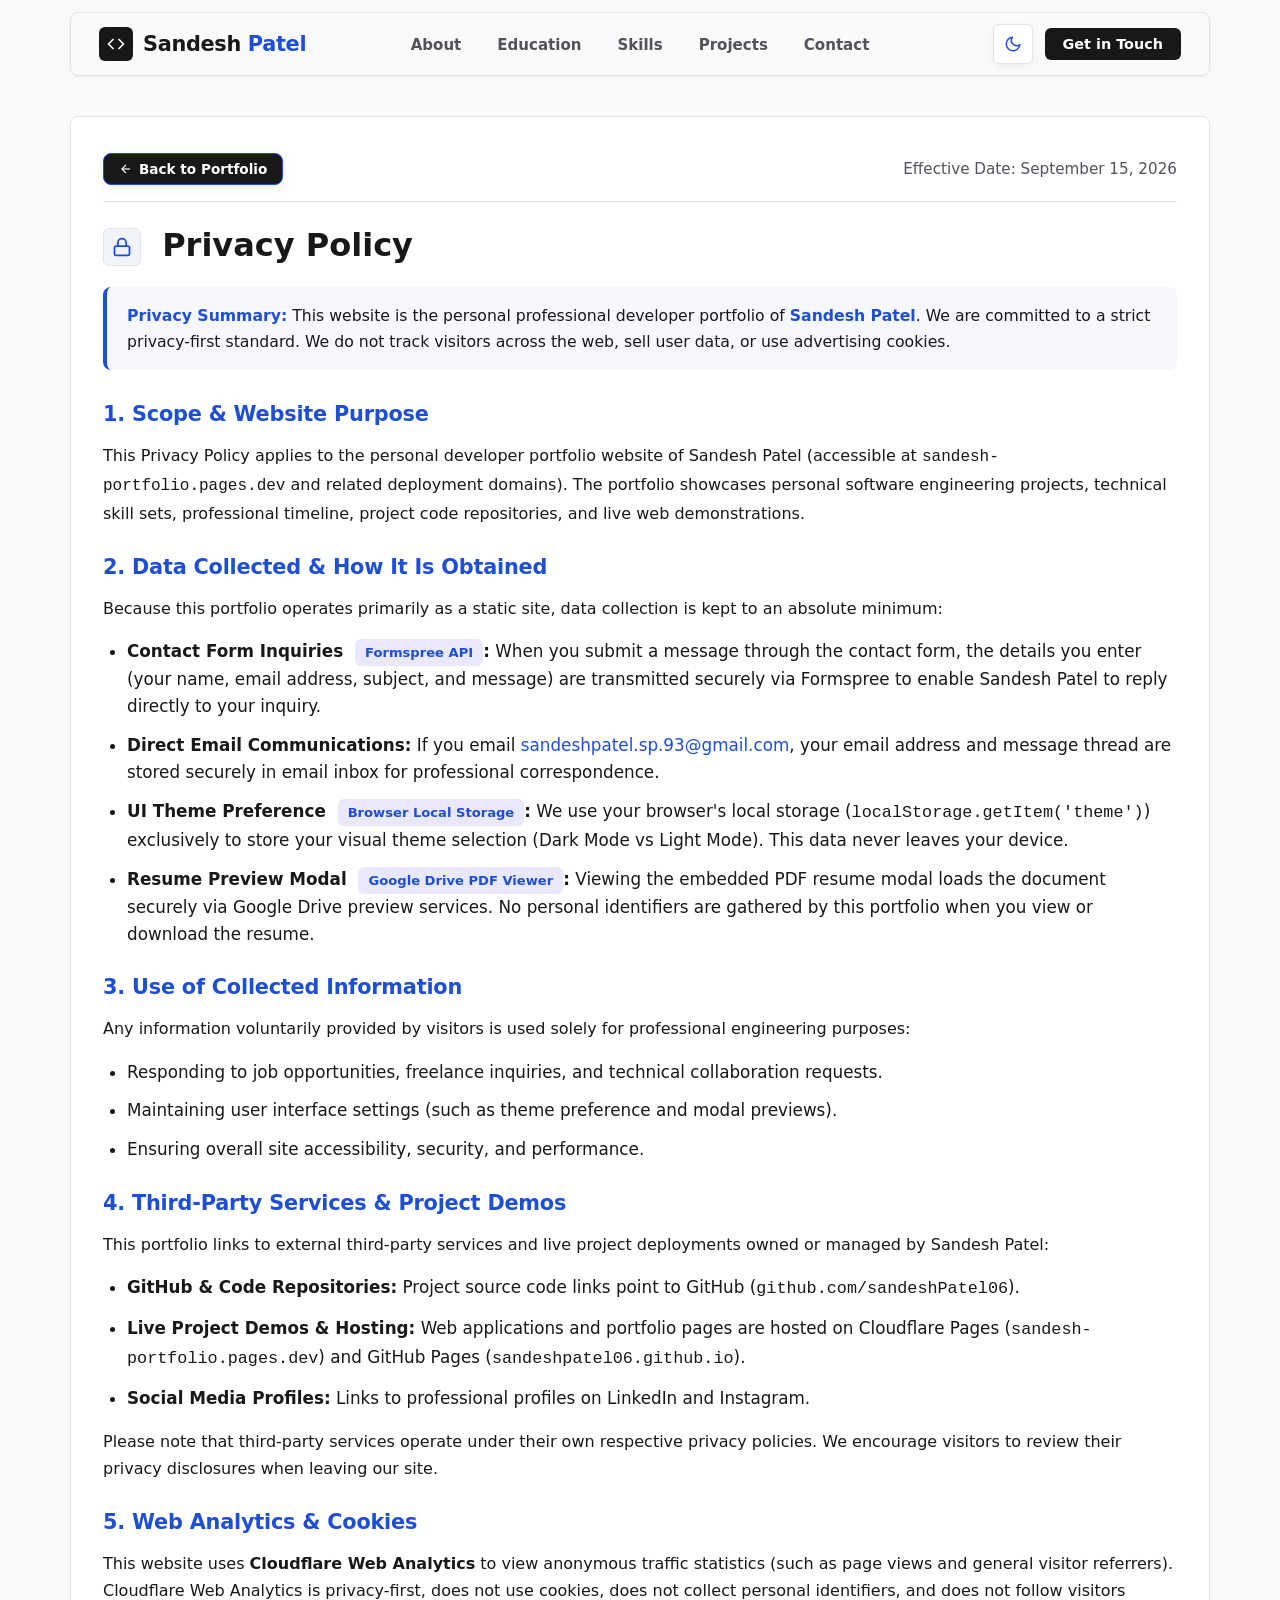
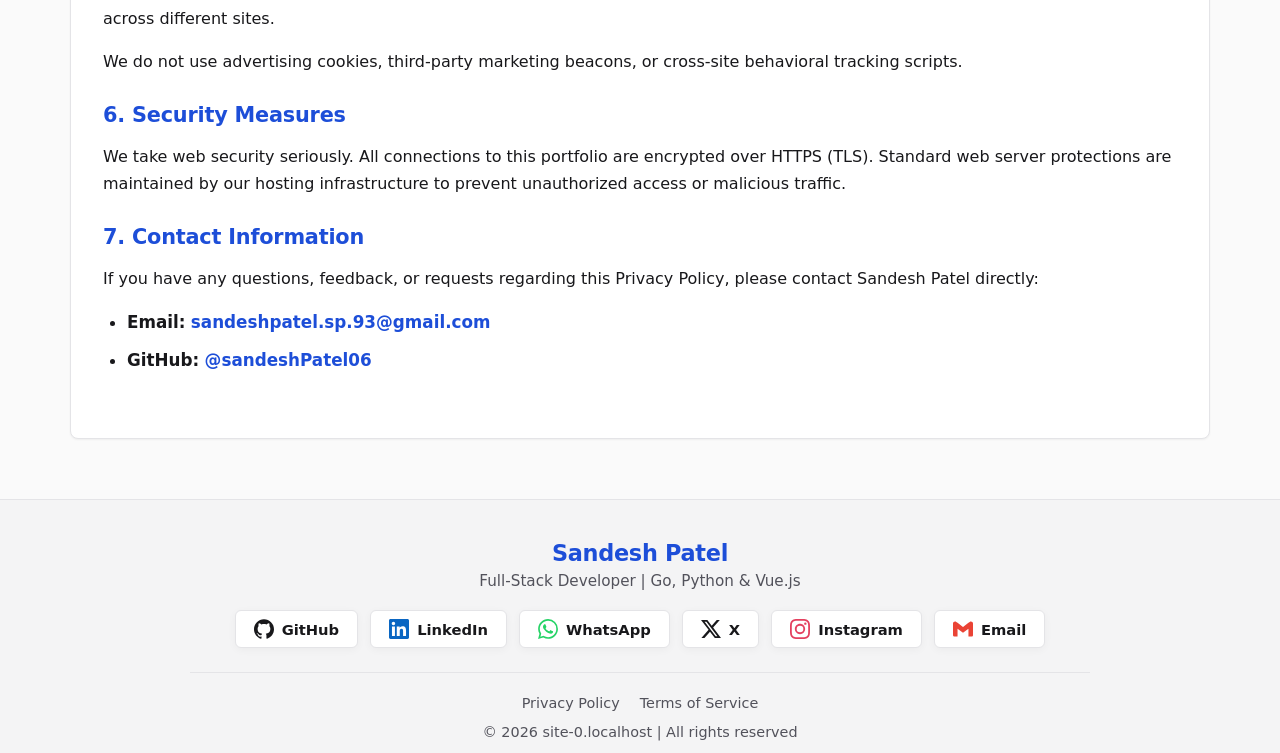
<file: privacy.html>
<!DOCTYPE html>
<html lang="en">

<head>
  <meta charset="UTF-8" />
  <meta name="viewport" content="width=device-width, initial-scale=1.0" />
  <meta name="description" content="Privacy Policy for Sandesh Patel Personal Developer Portfolio Website. Learn how contact inquiries, resume previews, and local storage preferences are handled.">
  <meta name="keywords" content="Sandesh Patel, Privacy Policy, Developer Portfolio, Web Developer, Full-Stack Developer, Go, Python, Privacy Notice">
  <meta name="author" content="Sandesh Patel">
  <meta name="theme-color" content="#fafafa" media="(prefers-color-scheme: light)">
  <meta name="theme-color" content="#09090b" media="(prefers-color-scheme: dark)">
  <meta property="og:type" content="website">
  <meta property="og:title" content="Privacy Policy | Sandesh Patel Developer Portfolio">
  <meta property="og:description" content="Read the Privacy Policy for Sandesh Patel's personal developer portfolio website.">
  <meta property="og:url" content="https://sandesh-portfolio.pages.dev/privacy.html">
  <meta property="og:site_name" content="Sandesh Patel Portfolio">
  <meta property="og:locale" content="en_IN">
  <meta property="og:image" content="https://sandesh-portfolio.pages.dev/img/sandesh_github.webp">
  <meta property="og:image:type" content="image/webp">
  <meta property="og:image:width" content="460">
  <meta property="og:image:height" content="460">
  <meta property="og:image:alt" content="Sandesh Patel - Full-Stack Developer & Systems Engineer">
  <meta name="twitter:card" content="summary_large_image">
  <meta name="twitter:site" content="@SandeshPat007">
  <meta name="twitter:creator" content="@SandeshPat007">
  <meta name="twitter:title" content="Privacy Policy | Sandesh Patel Developer Portfolio">
  <meta name="twitter:description" content="Read the Privacy Policy for Sandesh Patel's personal developer portfolio website.">
  <meta name="twitter:image" content="https://sandesh-portfolio.pages.dev/img/sandesh_github.webp">
  <meta name="twitter:image:alt" content="Sandesh Patel - Full-Stack Developer & Systems Engineer">
  <link rel="icon" href="/favicon.ico" sizes="any" />
  <link rel="icon" href="img/favicon.png" type="image/png" />
  <link rel="apple-touch-icon" href="img/favicon.png" />
  <link rel="manifest" href="manifest.webmanifest" />

  <link rel="preconnect" href="https://fonts.googleapis.com">
  <link rel="preconnect" href="https://fonts.gstatic.com" crossorigin>
  <link href="https://fonts.googleapis.com/css2?family=Poppins:wght@100;400;600;700;800&display=swap" rel="stylesheet">
  <title>Privacy Policy | Sandesh Patel Portfolio</title>
  <link rel="canonical" href="https://sandesh-portfolio.pages.dev/privacy.html">
  <link rel="stylesheet" href="all-in-one.css">

  <!-- Theme bootstrap: applies saved/system theme before first paint (anti-FOUC) -->
  <script>
    (function () {
      var t = null;
      try { t = localStorage.getItem("theme"); } catch (e) {}
      if (!t) {
        t = window.matchMedia && window.matchMedia("(prefers-color-scheme: dark)").matches ? "dark" : "light";
      }
      document.documentElement.setAttribute("data-theme", t);
    })();
  </script>

  <script type="application/ld+json">
  {
    "@context": "https://schema.org",
    "@graph": [
      {
        "@type": "WebPage",
        "@id": "https://sandesh-portfolio.pages.dev/privacy.html#webpage",
        "url": "https://sandesh-portfolio.pages.dev/privacy.html",
        "name": "Privacy Policy | Sandesh Patel Developer Portfolio",
        "description": "Privacy Policy for Sandesh Patel Personal Developer Portfolio Website. Learn how contact inquiries, resume previews, and local storage preferences are handled.",
        "inLanguage": "en",
        "isPartOf": { "@id": "https://sandesh-portfolio.pages.dev/#website" },
        "about": { "@id": "https://sandesh-portfolio.pages.dev/#person" },
        "publisher": { "@id": "https://sandesh-portfolio.pages.dev/#person" },
        "breadcrumb": {
          "@type": "BreadcrumbList",
          "itemListElement": [
            {
              "@type": "ListItem",
              "position": 1,
              "name": "Home",
              "item": "https://sandesh-portfolio.pages.dev/"
            },
            {
              "@type": "ListItem",
              "position": 2,
              "name": "Privacy Policy"
            }
          ]
        }
      }
    ]
  }
  </script>
  <style>
    .legal-container {
      margin-top: 40px;
      margin-bottom: 60px;
    }
    .legal-header-meta {
      display: flex;
      justify-content: space-between;
      align-items: center;
      flex-wrap: wrap;
      gap: 12px;
      margin-bottom: 24px;
      padding-bottom: 16px;
      border-bottom: 1px solid var(--card-border);
    }
    .legal-date {
      color: var(--text-muted);
      font-size: 0.95rem;
      font-weight: 500;
    }
    .legal-notice-box {
      background: var(--bg-hover);
      border-left: 4px solid var(--primary-color);
      border-radius: 8px;
      padding: 16px 20px;
      margin-bottom: 32px;
      font-size: 0.98rem;
      color: var(--text-color);
      line-height: 1.6;
    }
    .legal-notice-box strong {
      color: var(--primary-color);
    }
    .legal-body section {
      margin-bottom: 28px;
    }
    .legal-body h2 {
      font-size: 1.3rem;
      color: var(--primary-color);
      margin-bottom: 12px;
      font-weight: 700;
      letter-spacing: -0.2px;
    }
    .legal-body p, .legal-body ul {
      color: var(--text-light);
      font-size: 1rem;
      line-height: 1.7;
      margin-bottom: 14px;
    }
    .legal-body ul {
      padding-left: 24px;
    }
    .legal-body ul li {
      margin-bottom: 8px;
    }
    .legal-badge {
      display: inline-block;
      background: rgba(79, 70, 229, 0.12);
      color: var(--primary-color);
      font-size: 0.82rem;
      font-weight: 700;
      padding: 3px 10px;
      border-radius: 6px;
      margin-left: 6px;
    }
  </style>
</head>

<body>
  <!-- ===== Navigation ===== -->
  <header class="site-header">
    <nav>
      <a href="index.html#home" class="logo" title="Sandesh Patel Portfolio">
        <span class="logo-avatar" aria-hidden="true">
          <svg width="18" height="18" viewBox="0 0 24 24" fill="none" stroke="currentColor" stroke-width="2.2" stroke-linecap="round" stroke-linejoin="round">
            <polyline points="16 18 22 12 16 6"></polyline>
            <polyline points="8 6 2 12 8 18"></polyline>
          </svg>
        </span>
        <span class="logo-text">Sandesh <span class="logo-accent">Patel</span></span>
      </a>
      <div class="Right">
        <ul>
          <li><a href="index.html#about" class="nav-link">About</a></li>
          <li><a href="index.html#education" class="nav-link">Education</a></li>
          <li><a href="index.html#skills" class="nav-link">Skills</a></li>
          <li><a href="index.html#projects" class="nav-link">Projects</a></li>
          <li><a href="index.html#contact" class="nav-link">Contact</a></li>
        </ul>
      </div>
      <div class="nav-actions">
        <button class="theme-toggle" id="theme-toggle" aria-label="Toggle light/dark theme" title="Toggle theme">
    <svg class="icon-sun" width="18" height="18" viewBox="0 0 24 24" fill="none" stroke="currentColor" stroke-width="2" stroke-linecap="round" stroke-linejoin="round" aria-hidden="true"><circle cx="12" cy="12" r="5"></circle><line x1="12" y1="1" x2="12" y2="3"></line><line x1="12" y1="21" x2="12" y2="23"></line><line x1="4.22" y1="4.22" x2="5.64" y2="5.64"></line><line x1="18.36" y1="18.36" x2="19.78" y2="19.78"></line><line x1="1" y1="12" x2="3" y2="12"></line><line x1="21" y1="12" x2="23" y2="12"></line><line x1="4.22" y1="19.78" x2="5.64" y2="18.36"></line><line x1="18.36" y1="5.64" x2="19.78" y2="4.22"></line></svg>
    <svg class="icon-moon" width="18" height="18" viewBox="0 0 24 24" fill="none" stroke="currentColor" stroke-width="2" stroke-linecap="round" stroke-linejoin="round" aria-hidden="true"><path d="M21 12.79A9 9 0 1 1 11.21 3 7 7 0 0 0 21 12.79z"></path></svg>
  </button>
        <a href="index.html#contact" class="nav-cta-btn" title="Contact Sandesh">Get in Touch</a>
        <button class="menu-toggle" aria-label="Toggle navigation menu">
          <span class="menu-icon"></span>
        </button>
      </div>
    </nav>
  </header>

  <!-- ===== Main Privacy Policy Section ===== -->
  <main class="services-container legal-container">
    <div class="legal-header-meta">
      <a href="index.html" class="project-link live-link" title="Return to Portfolio">
        <svg width="14" height="14" viewBox="0 0 24 24" fill="none" stroke="currentColor" stroke-width="2"><line x1="19" y1="12" x2="5" y2="12"></line><polyline points="12 19 5 12 12 5"></polyline></svg>
        Back to Portfolio
      </a>
      <span class="legal-date">Effective Date: September 15, 2026</span>
    </div>

    <h1>
      <span class="heading-icon" aria-hidden="true">
        <svg width="22" height="22" viewBox="0 0 24 24" fill="none" stroke="currentColor" stroke-width="2.2" stroke-linecap="round" stroke-linejoin="round">
          <rect x="3" y="11" width="18" height="11" rx="2" ry="2"></rect>
          <path d="M7 11V7a5 5 0 0 1 10 0v4"></path>
        </svg>
      </span>
      Privacy Policy
    </h1>

    <div class="legal-notice-box">
      <strong>Privacy Summary:</strong> This website is the personal professional developer portfolio of <strong>Sandesh Patel</strong>. We are committed to a strict privacy-first standard. We do not track visitors across the web, sell user data, or use advertising cookies.
    </div>

    <div class="legal-body">
      <section>
        <h2>1. Scope & Website Purpose</h2>
        <p>This Privacy Policy applies to the personal developer portfolio website of Sandesh Patel (accessible at <code>sandesh-portfolio.pages.dev</code> and related deployment domains). The portfolio showcases personal software engineering projects, technical skill sets, professional timeline, project code repositories, and live web demonstrations.</p>
      </section>

      <section>
        <h2>2. Data Collected & How It Is Obtained</h2>
        <p>Because this portfolio operates primarily as a static site, data collection is kept to an absolute minimum:</p>
        <ul>
          <li><strong>Contact Form Inquiries <span class="legal-badge">Formspree API</span>:</strong> When you submit a message through the contact form, the details you enter (your name, email address, subject, and message) are transmitted securely via Formspree to enable Sandesh Patel to reply directly to your inquiry.</li>
          <li><strong>Direct Email Communications:</strong> If you email <a href="mailto:sandeshpatel.sp.93@gmail.com" style="color: var(--primary-color);">sandeshpatel.sp.93@gmail.com</a>, your email address and message thread are stored securely in email inbox for professional correspondence.</li>
          <li><strong>UI Theme Preference <span class="legal-badge">Browser Local Storage</span>:</strong> We use your browser's local storage (<code>localStorage.getItem('theme')</code>) exclusively to store your visual theme selection (Dark Mode vs Light Mode). This data never leaves your device.</li>
          <li><strong>Resume Preview Modal <span class="legal-badge">Google Drive PDF Viewer</span>:</strong> Viewing the embedded PDF resume modal loads the document securely via Google Drive preview services. No personal identifiers are gathered by this portfolio when you view or download the resume.</li>
        </ul>
      </section>

      <section>
        <h2>3. Use of Collected Information</h2>
        <p>Any information voluntarily provided by visitors is used solely for professional engineering purposes:</p>
        <ul>
          <li>Responding to job opportunities, freelance inquiries, and technical collaboration requests.</li>
          <li>Maintaining user interface settings (such as theme preference and modal previews).</li>
          <li>Ensuring overall site accessibility, security, and performance.</li>
        </ul>
      </section>

      <section>
        <h2>4. Third-Party Services & Project Demos</h2>
        <p>This portfolio links to external third-party services and live project deployments owned or managed by Sandesh Patel:</p>
        <ul>
          <li><strong>GitHub & Code Repositories:</strong> Project source code links point to GitHub (<code>github.com/sandeshPatel06</code>).</li>
          <li><strong>Live Project Demos & Hosting:</strong> Web applications and portfolio pages are hosted on Cloudflare Pages (<code>sandesh-portfolio.pages.dev</code>) and GitHub Pages (<code>sandeshpatel06.github.io</code>).</li>
          <li><strong>Social Media Profiles:</strong> Links to professional profiles on LinkedIn and Instagram.</li>
        </ul>
        <p>Please note that third-party services operate under their own respective privacy policies. We encourage visitors to review their privacy disclosures when leaving our site.</p>
      </section>

      <section>
        <h2>5. Web Analytics & Cookies</h2>
        <p>This website uses <strong>Cloudflare Web Analytics</strong> to view anonymous traffic statistics (such as page views and general visitor referrers). Cloudflare Web Analytics is privacy-first, does not use cookies, does not collect personal identifiers, and does not follow visitors across different sites.</p>
        <p>We do not use advertising cookies, third-party marketing beacons, or cross-site behavioral tracking scripts.</p>
      </section>

      <section>
        <h2>6. Security Measures</h2>
        <p>We take web security seriously. All connections to this portfolio are encrypted over HTTPS (TLS). Standard web server protections are maintained by our hosting infrastructure to prevent unauthorized access or malicious traffic.</p>
      </section>

      <section>
        <h2>7. Contact Information</h2>
        <p>If you have any questions, feedback, or requests regarding this Privacy Policy, please contact Sandesh Patel directly:</p>
        <ul>
          <li><strong>Email:</strong> <a href="mailto:sandeshpatel.sp.93@gmail.com" style="color: var(--primary-color); font-weight: 600;">sandeshpatel.sp.93@gmail.com</a></li>
          <li><strong>GitHub:</strong> <a href="https://github.com/sandeshPatel06" target="_blank" rel="noopener noreferrer" style="color: var(--primary-color); font-weight: 600;">@sandeshPatel06</a></li>
        </ul>
      </section>
    </div>
  </main>

  <!-- ===== Footer ===== -->
  <footer>
    <div class="footer">
      <div class="footer-first">Sandesh Patel</div>
      <p class="footer-tagline">Full-Stack Developer | Go, Python & Vue.js</p>
      <div class="footer-social-links">
        <a href="https://github.com/sandeshPatel06" target="_blank" class="social-btn social-btn-github" title="GitHub">
          <svg width="20" height="20" viewBox="0 0 24 24" fill="currentColor" role="img" aria-label="GitHub"><path d="M12 .297c-6.63 0-12 5.373-12 12 0 5.303 3.438 9.8 8.205 11.385.6.113.82-.258.82-.577 0-.285-.01-1.04-.015-2.04-3.338.724-4.042-1.61-4.042-1.61C4.422 18.07 3.633 17.7 3.633 17.7c-1.087-.744.084-.729.084-.729 1.205.084 1.838 1.236 1.838 1.236 1.07 1.835 2.809 1.305 3.495.998.108-.776.417-1.305.76-1.605-2.665-.3-5.466-1.332-5.466-5.93 0-1.31.465-2.38 1.235-3.22-.135-.303-.54-1.523.105-3.176 0 0 1.005-.322 3.3 1.23.96-.267 1.98-.399 3-.405 1.02.006 2.04.138 3 .405 2.28-1.552 3.285-1.23 3.285-1.23.645 1.653.24 2.873.12 3.176.765.84 1.23 1.91 1.23 3.22 0 4.61-2.805 5.625-5.475 5.92.42.36.81 1.096.81 2.22 0 1.606-.015 2.896-.015 3.286 0 .315.21.69.825.57C20.565 22.092 24 17.592 24 12.297c0-6.627-5.373-12-12-12"/></svg>
          <span>GitHub</span>
        </a>
        <a href="https://www.linkedin.com/in/sandesh-patel07" target="_blank" class="social-btn social-btn-linkedin" title="LinkedIn">
          <svg width="20" height="20" viewBox="0 0 24 24" fill="#0A66C2" role="img" aria-label="LinkedIn"><path d="M20.447 20.452h-3.554v-5.569c0-1.328-.027-3.037-1.852-3.037-1.853 0-2.136 1.445-2.136 2.939v5.667H9.351V9h3.414v1.561h.046c.477-.9 1.637-1.85 3.37-1.85 3.601 0 4.267 2.37 4.267 5.455v6.286zM5.337 7.433c-1.144 0-2.063-.926-2.063-2.065 0-1.138.92-2.063 2.063-2.063 1.14 0 2.064.925 2.064 2.063 0 1.139-.925 2.065-2.064 2.065zm1.782 13.019H3.555V9h3.564v11.452zM22.225 0H1.771C.792 0 0 .774 0 1.729v20.542C0 23.227.792 24 1.771 24h20.451C23.2 24 24 23.227 24 22.271V1.729C24 .774 23.2 0 22.222 0h.003z"/></svg>
          <span>LinkedIn</span>
        </a>
        <a href="https://wa.me/9399613606" target="_blank" class="social-btn social-btn-whatsapp" title="WhatsApp">
          <svg width="20" height="20" viewBox="0 0 24 24" fill="#25D366" role="img" aria-label="WhatsApp"><path d="M17.472 14.382c-.297-.149-1.758-.867-2.03-.967-.273-.099-.471-.148-.67.15-.197.297-.767.966-.94 1.164-.173.199-.347.223-.644.075-.297-.15-1.255-.463-2.39-1.475-.883-.788-1.48-1.761-1.653-2.059-.173-.297-.018-.458.13-.606.134-.133.298-.347.446-.52.149-.174.198-.298.298-.497.099-.198.05-.371-.025-.52-.075-.149-.669-1.612-.916-2.207-.242-.579-.487-.5-.669-.51-.173-.008-.371-.01-.57-.01-.198 0-.52.074-.792.372-.272.297-1.04 1.016-1.04 2.479 0 1.462 1.065 2.875 1.213 3.074.149.198 2.096 3.2 5.077 4.487.709.306 1.262.489 1.694.625.712.227 1.36.195 1.871.118.571-.085 1.758-.719 2.006-1.413.248-.694.248-1.289.173-1.413-.074-.124-.272-.198-.57-.347m-5.421 7.403h-.004a9.87 9.87 0 01-5.031-1.378l-.361-.214-3.741.982.998-3.648-.235-.374a9.86 9.86 0 01-1.51-5.26c.001-5.45 4.436-9.884 9.888-9.884 2.64 0 5.122 1.03 6.988 2.898a9.825 9.825 0 012.893 6.994c-.003 5.45-4.437 9.884-9.885 9.884m8.413-18.297A11.815 11.815 0 0012.05 0C5.495 0 .16 5.335.157 11.892c0 2.096.547 4.142 1.588 5.945L.057 24l6.305-1.654a11.882 11.882 0 005.683 1.448h.005c6.554 0 11.89-5.335 11.893-11.893a11.821 11.821 0 00-3.48-8.413Z"/></svg>
          <span>WhatsApp</span>
        </a>
        <a href="https://x.com/SandeshPat007" target="_blank" class="social-btn social-btn-x" title="X (Twitter)">
          <svg width="20" height="20" viewBox="0 0 24 24" fill="currentColor" role="img" aria-label="X"><path d="M18.901 1.153h3.68l-8.04 9.19L24 22.846h-7.406l-5.8-7.584-6.638 7.584H.474l8.6-9.83L0 1.154h7.594l5.243 6.932ZM17.61 20.644h2.039L6.486 3.24H4.298Z"/></svg>
          <span>X</span>
        </a>
        <a href="https://www.instagram.com/sandesh_patel007" target="_blank" class="social-btn social-btn-instagram" title="Instagram">
          <svg width="20" height="20" viewBox="0 0 24 24" fill="#E4405F" role="img" aria-label="Instagram"><path d="M7.0301.084c-1.2768.0602-2.1487.264-2.911.5634-.7888.3075-1.4575.72-2.1228 1.3877-.6652.6677-1.075 1.3368-1.3802 2.127-.2954.7638-.4956 1.6365-.552 2.914-.0564 1.2775-.0689 1.6882-.0626 4.947.0062 3.2586.0206 3.6671.0825 4.9473.061 1.2765.264 2.1482.5635 2.9107.308.7889.72 1.4573 1.388 2.1228.6679.6655 1.3365 1.0743 2.1285 1.38.7632.295 1.6361.4961 2.9134.552 1.2773.056 1.6884.069 4.9462.0627 3.2578-.0062 3.668-.0207 4.9478-.0814 1.28-.0607 2.147-.2652 2.9098-.5633.7889-.3086 1.4578-.72 2.1228-1.3881.665-.6682 1.0745-1.3378 1.3795-2.1284.2957-.7632.4966-1.636.552-2.9124.056-1.2809.0692-1.6898.063-4.948-.0063-3.2583-.021-3.6668-.0817-4.9465-.0607-1.2797-.264-2.1487-.5633-2.9117-.3084-.7889-.72-1.4568-1.3876-2.1228C21.2982 1.33 20.628.9208 19.8378.6165 19.074.321 18.2017.1197 16.9244.0645 15.6471.0093 15.236-.005 11.977.0014 8.718.0076 8.31.0215 7.0301.0839m.1402 21.6932c-1.17-.0509-1.8053-.2453-2.2287-.408-.5606-.216-.96-.4771-1.3819-.895-.422-.4178-.6811-.8186-.9-1.378-.1644-.4234-.3624-1.058-.4171-2.228-.0595-1.2645-.072-1.6442-.079-4.848-.007-3.2037.0053-3.583.0607-4.848.05-1.169.2456-1.805.408-2.2282.216-.5613.4762-.96.895-1.3816.4188-.4217.8184-.6814 1.3783-.9003.423-.1651 1.0575-.3614 2.227-.4171 1.2655-.06 1.6447-.072 4.848-.079 3.2033-.007 3.5835.005 4.8495.0608 1.169.0508 1.8053.2445 2.228.408.5608.216.96.4754 1.3816.895.4217.4194.6816.8176.9005 1.3787.1653.4217.3617 1.056.4169 2.2263.0602 1.2655.0739 1.645.0796 4.848.0058 3.203-.0055 3.5834-.061 4.848-.051 1.17-.245 1.8055-.408 2.2294-.216.5604-.4763.96-.8954 1.3814-.419.4215-.8181.6811-1.3783.9-.4224.1649-1.0577.3617-2.2262.4174-1.2656.0595-1.6448.072-4.8493.079-3.2045.007-3.5825-.006-4.848-.0608M16.953 5.5864A1.44 1.44 0 1 0 18.39 4.144a1.44 1.44 0 0 0-1.437 1.4424M5.8385 12.012c.0067 3.4032 2.7706 6.1557 6.173 6.1493 3.4026-.0065 6.157-2.7701 6.1506-6.1733-.0065-3.4032-2.771-6.1565-6.174-6.1498-3.403.0067-6.156 2.771-6.1496 6.1738M8 12.0077a4 4 0 1 1 4.008 3.9921A3.9996 3.9996 0 0 1 8 12.0077"/></svg>
          <span>Instagram</span>
        </a>
        <a href="mailto:sandeshpatel.sp.93@gmail.com" class="social-btn social-btn-email" title="Email">
          <svg width="20" height="20" viewBox="0 0 24 24" fill="#EA4335" role="img" aria-label="Gmail"><path d="M24 5.457v13.909c0 .904-.732 1.636-1.636 1.636h-3.819V11.73L12 16.64l-6.545-4.91v9.273H1.636A1.636 1.636 0 0 1 0 19.366V5.457c0-2.023 2.309-3.178 3.927-1.964L5.455 4.64 12 9.548l6.545-4.91 1.528-1.145C21.69 2.28 24 3.434 24 5.457z"/></svg>
          <span>Email</span>
        </a>
      </div>
    </div>
    <div class="footer-rights">
      <ul>
        <li><a href="privacy.html">Privacy Policy</a></li>
        <li><a href="terms.html">Terms of Service</a></li>
      </ul>
      <p class="copyright-text">&copy; <span id="copyright-year"></span> <span id="footer-domain"></span> | All rights reserved</p>
    </div>
  </footer>

  <script src="script.js"></script>
</body>

</html>
</file>
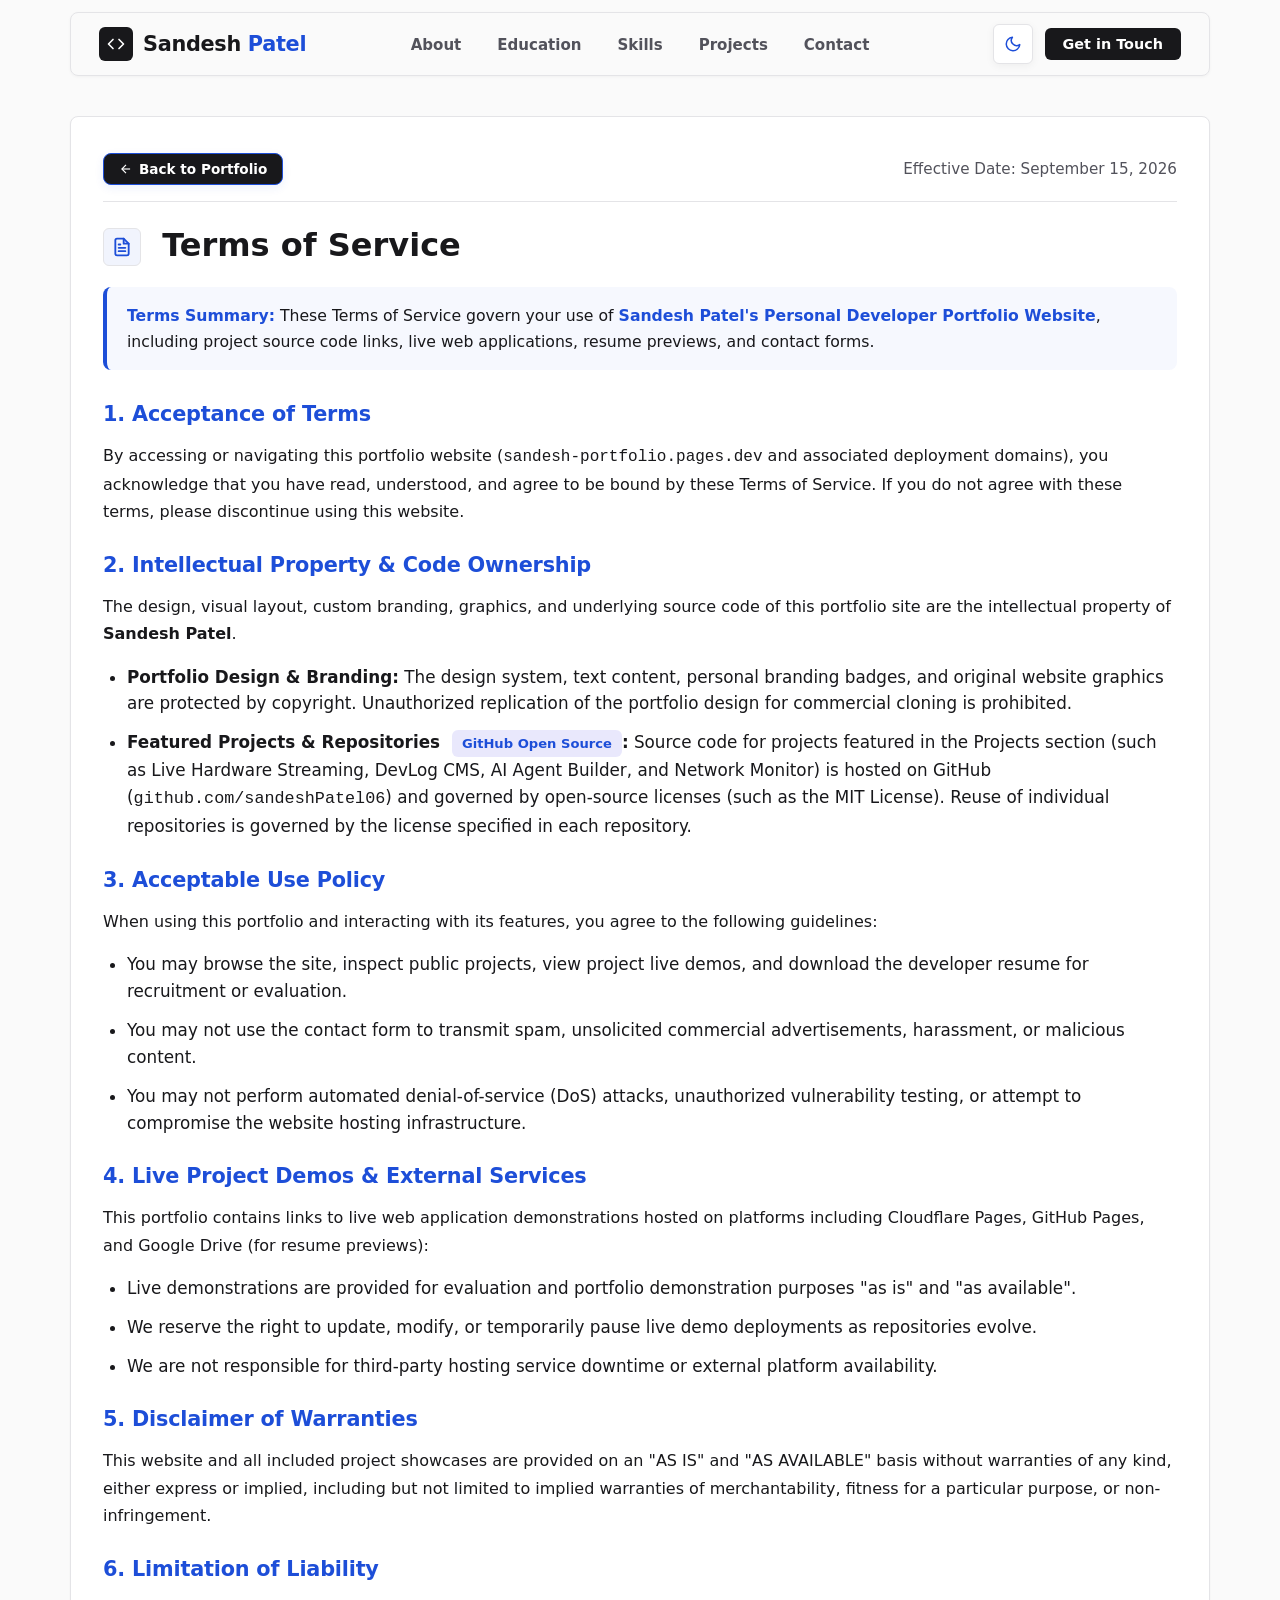
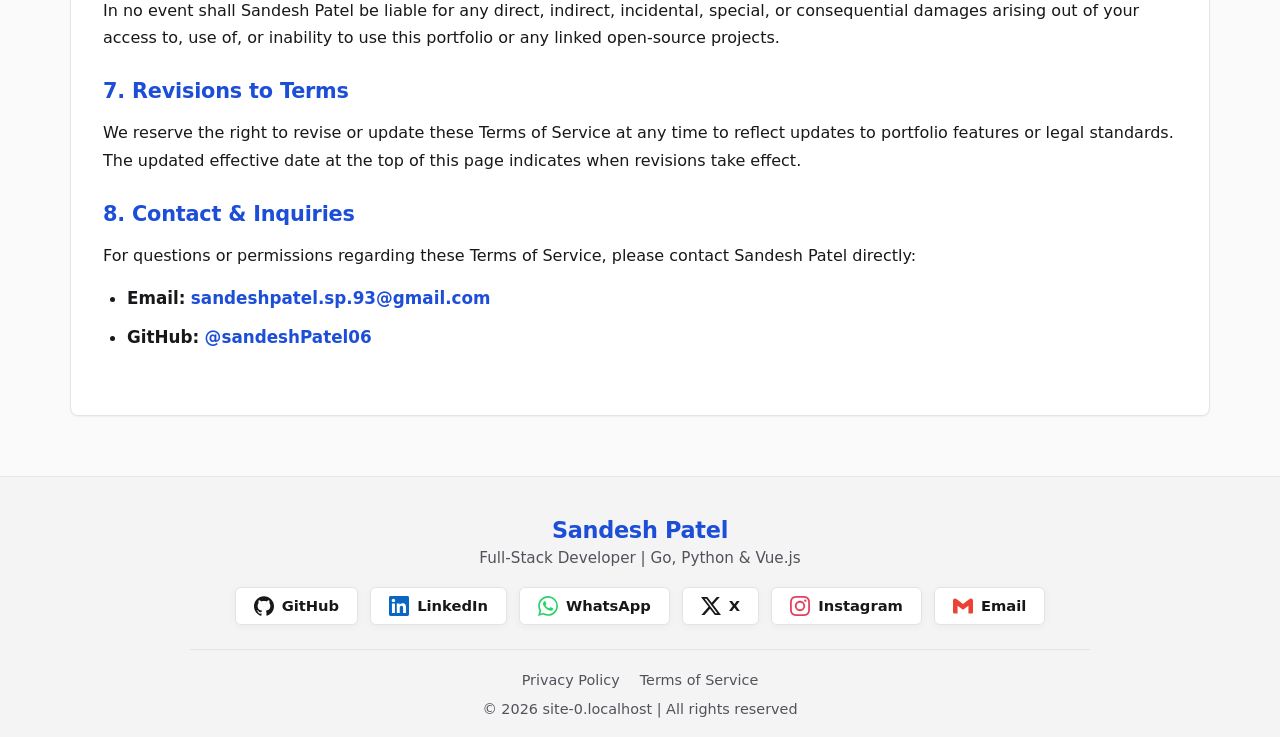
<file: terms.html>
<!DOCTYPE html>
<html lang="en">

<head>
  <meta charset="UTF-8" />
  <meta name="viewport" content="width=device-width, initial-scale=1.0" />
  <meta name="description" content="Terms of Service for Sandesh Patel Personal Developer Portfolio Website. Guidelines governing site usage, open-source code repositories, and project demonstrations.">
  <meta name="keywords" content="Sandesh Patel, Terms of Service, Terms and Conditions, Developer Portfolio, Open Source, Code Usage">
  <meta name="author" content="Sandesh Patel">
  <meta name="theme-color" content="#fafafa" media="(prefers-color-scheme: light)">
  <meta name="theme-color" content="#09090b" media="(prefers-color-scheme: dark)">
  <meta property="og:type" content="website">
  <meta property="og:title" content="Terms of Service | Sandesh Patel Developer Portfolio">
  <meta property="og:description" content="Read the Terms of Service governing Sandesh Patel's personal developer portfolio website and open-source project showcases.">
  <meta property="og:url" content="https://sandesh-portfolio.pages.dev/terms.html">
  <meta property="og:site_name" content="Sandesh Patel Portfolio">
  <meta property="og:locale" content="en_IN">
  <meta property="og:image" content="https://sandesh-portfolio.pages.dev/img/sandesh_github.webp">
  <meta property="og:image:type" content="image/webp">
  <meta property="og:image:width" content="460">
  <meta property="og:image:height" content="460">
  <meta property="og:image:alt" content="Sandesh Patel - Full-Stack Developer & Systems Engineer">
  <meta name="twitter:card" content="summary_large_image">
  <meta name="twitter:site" content="@SandeshPat007">
  <meta name="twitter:creator" content="@SandeshPat007">
  <meta name="twitter:title" content="Terms of Service | Sandesh Patel Developer Portfolio">
  <meta name="twitter:description" content="Read the Terms of Service governing Sandesh Patel's personal developer portfolio website and open-source project showcases.">
  <meta name="twitter:image" content="https://sandesh-portfolio.pages.dev/img/sandesh_github.webp">
  <meta name="twitter:image:alt" content="Sandesh Patel - Full-Stack Developer & Systems Engineer">
  <link rel="icon" href="/favicon.ico" sizes="any" />
  <link rel="icon" href="img/favicon.png" type="image/png" />
  <link rel="apple-touch-icon" href="img/favicon.png" />
  <link rel="manifest" href="manifest.webmanifest" />

  <link rel="preconnect" href="https://fonts.googleapis.com">
  <link rel="preconnect" href="https://fonts.gstatic.com" crossorigin>
  <link href="https://fonts.googleapis.com/css2?family=Poppins:wght@100;400;600;700;800&display=swap" rel="stylesheet">
  <title>Terms of Service | Sandesh Patel Portfolio</title>
  <link rel="canonical" href="https://sandesh-portfolio.pages.dev/terms.html">
  <link rel="stylesheet" href="all-in-one.css">

  <!-- Theme bootstrap: applies saved/system theme before first paint (anti-FOUC) -->
  <script>
    (function () {
      var t = null;
      try { t = localStorage.getItem("theme"); } catch (e) {}
      if (!t) {
        t = window.matchMedia && window.matchMedia("(prefers-color-scheme: dark)").matches ? "dark" : "light";
      }
      document.documentElement.setAttribute("data-theme", t);
    })();
  </script>

  <script type="application/ld+json">
  {
    "@context": "https://schema.org",
    "@graph": [
      {
        "@type": "WebPage",
        "@id": "https://sandesh-portfolio.pages.dev/terms.html#webpage",
        "url": "https://sandesh-portfolio.pages.dev/terms.html",
        "name": "Terms of Service | Sandesh Patel Developer Portfolio",
        "description": "Terms of Service governing Sandesh Patel's personal developer portfolio website and open-source project showcases.",
        "inLanguage": "en",
        "isPartOf": { "@id": "https://sandesh-portfolio.pages.dev/#website" },
        "about": { "@id": "https://sandesh-portfolio.pages.dev/#person" },
        "publisher": { "@id": "https://sandesh-portfolio.pages.dev/#person" },
        "breadcrumb": {
          "@type": "BreadcrumbList",
          "itemListElement": [
            {
              "@type": "ListItem",
              "position": 1,
              "name": "Home",
              "item": "https://sandesh-portfolio.pages.dev/"
            },
            {
              "@type": "ListItem",
              "position": 2,
              "name": "Terms of Service"
            }
          ]
        }
      }
    ]
  }
  </script>
  <style>
    .legal-container {
      margin-top: 40px;
      margin-bottom: 60px;
    }
    .legal-header-meta {
      display: flex;
      justify-content: space-between;
      align-items: center;
      flex-wrap: wrap;
      gap: 12px;
      margin-bottom: 24px;
      padding-bottom: 16px;
      border-bottom: 1px solid var(--card-border);
    }
    .legal-date {
      color: var(--text-muted);
      font-size: 0.95rem;
      font-weight: 500;
    }
    .legal-notice-box {
      background: var(--bg-hover);
      border-left: 4px solid var(--primary-color);
      border-radius: 8px;
      padding: 16px 20px;
      margin-bottom: 32px;
      font-size: 0.98rem;
      color: var(--text-color);
      line-height: 1.6;
    }
    .legal-notice-box strong {
      color: var(--primary-color);
    }
    .legal-body section {
      margin-bottom: 28px;
    }
    .legal-body h2 {
      font-size: 1.3rem;
      color: var(--primary-color);
      margin-bottom: 12px;
      font-weight: 700;
      letter-spacing: -0.2px;
    }
    .legal-body p, .legal-body ul {
      color: var(--text-light);
      font-size: 1rem;
      line-height: 1.7;
      margin-bottom: 14px;
    }
    .legal-body ul {
      padding-left: 24px;
    }
    .legal-body ul li {
      margin-bottom: 8px;
    }
    .legal-badge {
      display: inline-block;
      background: rgba(79, 70, 229, 0.12);
      color: var(--primary-color);
      font-size: 0.82rem;
      font-weight: 700;
      padding: 3px 10px;
      border-radius: 6px;
      margin-left: 6px;
    }
  </style>
</head>

<body>
  <!-- ===== Navigation ===== -->
  <header class="site-header">
    <nav>
      <a href="index.html#home" class="logo" title="Sandesh Patel Portfolio">
        <span class="logo-avatar" aria-hidden="true">
          <svg width="18" height="18" viewBox="0 0 24 24" fill="none" stroke="currentColor" stroke-width="2.2" stroke-linecap="round" stroke-linejoin="round">
            <polyline points="16 18 22 12 16 6"></polyline>
            <polyline points="8 6 2 12 8 18"></polyline>
          </svg>
        </span>
        <span class="logo-text">Sandesh <span class="logo-accent">Patel</span></span>
      </a>
      <div class="Right">
        <ul>
          <li><a href="index.html#about" class="nav-link">About</a></li>
          <li><a href="index.html#education" class="nav-link">Education</a></li>
          <li><a href="index.html#skills" class="nav-link">Skills</a></li>
          <li><a href="index.html#projects" class="nav-link">Projects</a></li>
          <li><a href="index.html#contact" class="nav-link">Contact</a></li>
        </ul>
      </div>
      <div class="nav-actions">
        <button class="theme-toggle" id="theme-toggle" aria-label="Toggle light/dark theme" title="Toggle theme">
    <svg class="icon-sun" width="18" height="18" viewBox="0 0 24 24" fill="none" stroke="currentColor" stroke-width="2" stroke-linecap="round" stroke-linejoin="round" aria-hidden="true"><circle cx="12" cy="12" r="5"></circle><line x1="12" y1="1" x2="12" y2="3"></line><line x1="12" y1="21" x2="12" y2="23"></line><line x1="4.22" y1="4.22" x2="5.64" y2="5.64"></line><line x1="18.36" y1="18.36" x2="19.78" y2="19.78"></line><line x1="1" y1="12" x2="3" y2="12"></line><line x1="21" y1="12" x2="23" y2="12"></line><line x1="4.22" y1="19.78" x2="5.64" y2="18.36"></line><line x1="18.36" y1="5.64" x2="19.78" y2="4.22"></line></svg>
    <svg class="icon-moon" width="18" height="18" viewBox="0 0 24 24" fill="none" stroke="currentColor" stroke-width="2" stroke-linecap="round" stroke-linejoin="round" aria-hidden="true"><path d="M21 12.79A9 9 0 1 1 11.21 3 7 7 0 0 0 21 12.79z"></path></svg>
  </button>
        <a href="index.html#contact" class="nav-cta-btn" title="Contact Sandesh">Get in Touch</a>
        <button class="menu-toggle" aria-label="Toggle navigation menu">
          <span class="menu-icon"></span>
        </button>
      </div>
    </nav>
  </header>

  <!-- ===== Main Terms of Service Section ===== -->
  <main class="services-container legal-container">
    <div class="legal-header-meta">
      <a href="index.html" class="project-link live-link" title="Return to Portfolio">
        <svg width="14" height="14" viewBox="0 0 24 24" fill="none" stroke="currentColor" stroke-width="2"><line x1="19" y1="12" x2="5" y2="12"></line><polyline points="12 19 5 12 12 5"></polyline></svg>
        Back to Portfolio
      </a>
      <span class="legal-date">Effective Date: September 15, 2026</span>
    </div>

    <h1>
      <span class="heading-icon" aria-hidden="true">
        <svg width="22" height="22" viewBox="0 0 24 24" fill="none" stroke="currentColor" stroke-width="2.2" stroke-linecap="round" stroke-linejoin="round">
          <path d="M14 2H6a2 2 0 0 0-2 2v16a2 2 0 0 0 2 2h12a2 2 0 0 0 2-2V8z"></path>
          <polyline points="14 2 14 8 20 8"></polyline>
          <line x1="16" y1="13" x2="8" y2="13"></line>
          <line x1="16" y1="17" x2="8" y2="17"></line>
          <polyline points="10 9 9 9 8 9"></polyline>
        </svg>
      </span>
      Terms of Service
    </h1>

    <div class="legal-notice-box">
      <strong>Terms Summary:</strong> These Terms of Service govern your use of <strong>Sandesh Patel's Personal Developer Portfolio Website</strong>, including project source code links, live web applications, resume previews, and contact forms.
    </div>

    <div class="legal-body">
      <section>
        <h2>1. Acceptance of Terms</h2>
        <p>By accessing or navigating this portfolio website (<code>sandesh-portfolio.pages.dev</code> and associated deployment domains), you acknowledge that you have read, understood, and agree to be bound by these Terms of Service. If you do not agree with these terms, please discontinue using this website.</p>
      </section>

      <section>
        <h2>2. Intellectual Property & Code Ownership</h2>
        <p>The design, visual layout, custom branding, graphics, and underlying source code of this portfolio site are the intellectual property of <strong>Sandesh Patel</strong>.</p>
        <ul>
          <li><strong>Portfolio Design & Branding:</strong> The design system, text content, personal branding badges, and original website graphics are protected by copyright. Unauthorized replication of the portfolio design for commercial cloning is prohibited.</li>
          <li><strong>Featured Projects & Repositories <span class="legal-badge">GitHub Open Source</span>:</strong> Source code for projects featured in the Projects section (such as Live Hardware Streaming, DevLog CMS, AI Agent Builder, and Network Monitor) is hosted on GitHub (<code>github.com/sandeshPatel06</code>) and governed by open-source licenses (such as the MIT License). Reuse of individual repositories is governed by the license specified in each repository.</li>
        </ul>
      </section>

      <section>
        <h2>3. Acceptable Use Policy</h2>
        <p>When using this portfolio and interacting with its features, you agree to the following guidelines:</p>
        <ul>
          <li>You may browse the site, inspect public projects, view project live demos, and download the developer resume for recruitment or evaluation.</li>
          <li>You may not use the contact form to transmit spam, unsolicited commercial advertisements, harassment, or malicious content.</li>
          <li>You may not perform automated denial-of-service (DoS) attacks, unauthorized vulnerability testing, or attempt to compromise the website hosting infrastructure.</li>
        </ul>
      </section>

      <section>
        <h2>4. Live Project Demos & External Services</h2>
        <p>This portfolio contains links to live web application demonstrations hosted on platforms including Cloudflare Pages, GitHub Pages, and Google Drive (for resume previews):</p>
        <ul>
          <li>Live demonstrations are provided for evaluation and portfolio demonstration purposes "as is" and "as available".</li>
          <li>We reserve the right to update, modify, or temporarily pause live demo deployments as repositories evolve.</li>
          <li>We are not responsible for third-party hosting service downtime or external platform availability.</li>
        </ul>
      </section>

      <section>
        <h2>5. Disclaimer of Warranties</h2>
        <p>This website and all included project showcases are provided on an "AS IS" and "AS AVAILABLE" basis without warranties of any kind, either express or implied, including but not limited to implied warranties of merchantability, fitness for a particular purpose, or non-infringement.</p>
      </section>

      <section>
        <h2>6. Limitation of Liability</h2>
        <p>In no event shall Sandesh Patel be liable for any direct, indirect, incidental, special, or consequential damages arising out of your access to, use of, or inability to use this portfolio or any linked open-source projects.</p>
      </section>

      <section>
        <h2>7. Revisions to Terms</h2>
        <p>We reserve the right to revise or update these Terms of Service at any time to reflect updates to portfolio features or legal standards. The updated effective date at the top of this page indicates when revisions take effect.</p>
      </section>

      <section>
        <h2>8. Contact & Inquiries</h2>
        <p>For questions or permissions regarding these Terms of Service, please contact Sandesh Patel directly:</p>
        <ul>
          <li><strong>Email:</strong> <a href="mailto:sandeshpatel.sp.93@gmail.com" style="color: var(--primary-color); font-weight: 600;">sandeshpatel.sp.93@gmail.com</a></li>
          <li><strong>GitHub:</strong> <a href="https://github.com/sandeshPatel06" target="_blank" rel="noopener noreferrer" style="color: var(--primary-color); font-weight: 600;">@sandeshPatel06</a></li>
        </ul>
      </section>
    </div>
  </main>

  <!-- ===== Footer ===== -->
  <footer>
    <div class="footer">
      <div class="footer-first">Sandesh Patel</div>
      <p class="footer-tagline">Full-Stack Developer | Go, Python & Vue.js</p>
      <div class="footer-social-links">
        <a href="https://github.com/sandeshPatel06" target="_blank" class="social-btn social-btn-github" title="GitHub">
          <svg width="20" height="20" viewBox="0 0 24 24" fill="currentColor" role="img" aria-label="GitHub"><path d="M12 .297c-6.63 0-12 5.373-12 12 0 5.303 3.438 9.8 8.205 11.385.6.113.82-.258.82-.577 0-.285-.01-1.04-.015-2.04-3.338.724-4.042-1.61-4.042-1.61C4.422 18.07 3.633 17.7 3.633 17.7c-1.087-.744.084-.729.084-.729 1.205.084 1.838 1.236 1.838 1.236 1.07 1.835 2.809 1.305 3.495.998.108-.776.417-1.305.76-1.605-2.665-.3-5.466-1.332-5.466-5.93 0-1.31.465-2.38 1.235-3.22-.135-.303-.54-1.523.105-3.176 0 0 1.005-.322 3.3 1.23.96-.267 1.98-.399 3-.405 1.02.006 2.04.138 3 .405 2.28-1.552 3.285-1.23 3.285-1.23.645 1.653.24 2.873.12 3.176.765.84 1.23 1.91 1.23 3.22 0 4.61-2.805 5.625-5.475 5.92.42.36.81 1.096.81 2.22 0 1.606-.015 2.896-.015 3.286 0 .315.21.69.825.57C20.565 22.092 24 17.592 24 12.297c0-6.627-5.373-12-12-12"/></svg>
          <span>GitHub</span>
        </a>
        <a href="https://www.linkedin.com/in/sandesh-patel07" target="_blank" class="social-btn social-btn-linkedin" title="LinkedIn">
          <svg width="20" height="20" viewBox="0 0 24 24" fill="#0A66C2" role="img" aria-label="LinkedIn"><path d="M20.447 20.452h-3.554v-5.569c0-1.328-.027-3.037-1.852-3.037-1.853 0-2.136 1.445-2.136 2.939v5.667H9.351V9h3.414v1.561h.046c.477-.9 1.637-1.85 3.37-1.85 3.601 0 4.267 2.37 4.267 5.455v6.286zM5.337 7.433c-1.144 0-2.063-.926-2.063-2.065 0-1.138.92-2.063 2.063-2.063 1.14 0 2.064.925 2.064 2.063 0 1.139-.925 2.065-2.064 2.065zm1.782 13.019H3.555V9h3.564v11.452zM22.225 0H1.771C.792 0 0 .774 0 1.729v20.542C0 23.227.792 24 1.771 24h20.451C23.2 24 24 23.227 24 22.271V1.729C24 .774 23.2 0 22.222 0h.003z"/></svg>
          <span>LinkedIn</span>
        </a>
        <a href="https://wa.me/9399613606" target="_blank" class="social-btn social-btn-whatsapp" title="WhatsApp">
          <svg width="20" height="20" viewBox="0 0 24 24" fill="#25D366" role="img" aria-label="WhatsApp"><path d="M17.472 14.382c-.297-.149-1.758-.867-2.03-.967-.273-.099-.471-.148-.67.15-.197.297-.767.966-.94 1.164-.173.199-.347.223-.644.075-.297-.15-1.255-.463-2.39-1.475-.883-.788-1.48-1.761-1.653-2.059-.173-.297-.018-.458.13-.606.134-.133.298-.347.446-.52.149-.174.198-.298.298-.497.099-.198.05-.371-.025-.52-.075-.149-.669-1.612-.916-2.207-.242-.579-.487-.5-.669-.51-.173-.008-.371-.01-.57-.01-.198 0-.52.074-.792.372-.272.297-1.04 1.016-1.04 2.479 0 1.462 1.065 2.875 1.213 3.074.149.198 2.096 3.2 5.077 4.487.709.306 1.262.489 1.694.625.712.227 1.36.195 1.871.118.571-.085 1.758-.719 2.006-1.413.248-.694.248-1.289.173-1.413-.074-.124-.272-.198-.57-.347m-5.421 7.403h-.004a9.87 9.87 0 01-5.031-1.378l-.361-.214-3.741.982.998-3.648-.235-.374a9.86 9.86 0 01-1.51-5.26c.001-5.45 4.436-9.884 9.888-9.884 2.64 0 5.122 1.03 6.988 2.898a9.825 9.825 0 012.893 6.994c-.003 5.45-4.437 9.884-9.885 9.884m8.413-18.297A11.815 11.815 0 0012.05 0C5.495 0 .16 5.335.157 11.892c0 2.096.547 4.142 1.588 5.945L.057 24l6.305-1.654a11.882 11.882 0 005.683 1.448h.005c6.554 0 11.89-5.335 11.893-11.893a11.821 11.821 0 00-3.48-8.413Z"/></svg>
          <span>WhatsApp</span>
        </a>
        <a href="https://x.com/SandeshPat007" target="_blank" class="social-btn social-btn-x" title="X (Twitter)">
          <svg width="20" height="20" viewBox="0 0 24 24" fill="currentColor" role="img" aria-label="X"><path d="M18.901 1.153h3.68l-8.04 9.19L24 22.846h-7.406l-5.8-7.584-6.638 7.584H.474l8.6-9.83L0 1.154h7.594l5.243 6.932ZM17.61 20.644h2.039L6.486 3.24H4.298Z"/></svg>
          <span>X</span>
        </a>
        <a href="https://www.instagram.com/sandesh_patel007" target="_blank" class="social-btn social-btn-instagram" title="Instagram">
          <svg width="20" height="20" viewBox="0 0 24 24" fill="#E4405F" role="img" aria-label="Instagram"><path d="M7.0301.084c-1.2768.0602-2.1487.264-2.911.5634-.7888.3075-1.4575.72-2.1228 1.3877-.6652.6677-1.075 1.3368-1.3802 2.127-.2954.7638-.4956 1.6365-.552 2.914-.0564 1.2775-.0689 1.6882-.0626 4.947.0062 3.2586.0206 3.6671.0825 4.9473.061 1.2765.264 2.1482.5635 2.9107.308.7889.72 1.4573 1.388 2.1228.6679.6655 1.3365 1.0743 2.1285 1.38.7632.295 1.6361.4961 2.9134.552 1.2773.056 1.6884.069 4.9462.0627 3.2578-.0062 3.668-.0207 4.9478-.0814 1.28-.0607 2.147-.2652 2.9098-.5633.7889-.3086 1.4578-.72 2.1228-1.3881.665-.6682 1.0745-1.3378 1.3795-2.1284.2957-.7632.4966-1.636.552-2.9124.056-1.2809.0692-1.6898.063-4.948-.0063-3.2583-.021-3.6668-.0817-4.9465-.0607-1.2797-.264-2.1487-.5633-2.9117-.3084-.7889-.72-1.4568-1.3876-2.1228C21.2982 1.33 20.628.9208 19.8378.6165 19.074.321 18.2017.1197 16.9244.0645 15.6471.0093 15.236-.005 11.977.0014 8.718.0076 8.31.0215 7.0301.0839m.1402 21.6932c-1.17-.0509-1.8053-.2453-2.2287-.408-.5606-.216-.96-.4771-1.3819-.895-.422-.4178-.6811-.8186-.9-1.378-.1644-.4234-.3624-1.058-.4171-2.228-.0595-1.2645-.072-1.6442-.079-4.848-.007-3.2037.0053-3.583.0607-4.848.05-1.169.2456-1.805.408-2.2282.216-.5613.4762-.96.895-1.3816.4188-.4217.8184-.6814 1.3783-.9003.423-.1651 1.0575-.3614 2.227-.4171 1.2655-.06 1.6447-.072 4.848-.079 3.2033-.007 3.5835.005 4.8495.0608 1.169.0508 1.8053.2445 2.228.408.5608.216.96.4754 1.3816.895.4217.4194.6816.8176.9005 1.3787.1653.4217.3617 1.056.4169 2.2263.0602 1.2655.0739 1.645.0796 4.848.0058 3.203-.0055 3.5834-.061 4.848-.051 1.17-.245 1.8055-.408 2.2294-.216.5604-.4763.96-.8954 1.3814-.419.4215-.8181.6811-1.3783.9-.4224.1649-1.0577.3617-2.2262.4174-1.2656.0595-1.6448.072-4.8493.079-3.2045.007-3.5825-.006-4.848-.0608M16.953 5.5864A1.44 1.44 0 1 0 18.39 4.144a1.44 1.44 0 0 0-1.437 1.4424M5.8385 12.012c.0067 3.4032 2.7706 6.1557 6.173 6.1493 3.4026-.0065 6.157-2.7701 6.1506-6.1733-.0065-3.4032-2.771-6.1565-6.174-6.1498-3.403.0067-6.156 2.771-6.1496 6.1738M8 12.0077a4 4 0 1 1 4.008 3.9921A3.9996 3.9996 0 0 1 8 12.0077"/></svg>
          <span>Instagram</span>
        </a>
        <a href="mailto:sandeshpatel.sp.93@gmail.com" class="social-btn social-btn-email" title="Email">
          <svg width="20" height="20" viewBox="0 0 24 24" fill="#EA4335" role="img" aria-label="Gmail"><path d="M24 5.457v13.909c0 .904-.732 1.636-1.636 1.636h-3.819V11.73L12 16.64l-6.545-4.91v9.273H1.636A1.636 1.636 0 0 1 0 19.366V5.457c0-2.023 2.309-3.178 3.927-1.964L5.455 4.64 12 9.548l6.545-4.91 1.528-1.145C21.69 2.28 24 3.434 24 5.457z"/></svg>
          <span>Email</span>
        </a>
      </div>
    </div>
    <div class="footer-rights">
      <ul>
        <li><a href="privacy.html">Privacy Policy</a></li>
        <li><a href="terms.html">Terms of Service</a></li>
      </ul>
      <p class="copyright-text">&copy; <span id="copyright-year"></span> <span id="footer-domain"></span> | All rights reserved</p>
    </div>
  </footer>

  <script src="script.js"></script>
</body>

</html>
</file>
<file: all-in-one.css>
/* ==== Root Variables - Swiss Minimal System ==== */
:root {
  /* Editorial palette: zinc ink & paper with one restrained blue accent */
  --primary-color: #1d4ed8;
  --primary-hover: #1e40af;
  --secondary-color: #1d4ed8;
  --secondary-hover: #1e40af;
  --highlight-color: #1d4ed8;
  --badge-bg: rgba(29, 78, 216, 0.06);
  --bg-hover: rgba(29, 78, 216, 0.04);

  /* Light Theme Surfaces & Typography */
  --nav-bg: rgba(250, 250, 250, 0.94);
  --footer-bg: #f4f4f5;
  --text-light: #18181b;
  --text-color: #18181b;
  --text-muted: #52525b;
  --background: #fafafa;
  --card-bg: #ffffff;
  --card-border: #e4e4e7;
  --font-stack: system-ui, -apple-system, "Segoe UI", Roboto, "Helvetica Neue", Arial, "Noto Sans", sans-serif;
  --font-display: "Space Grotesk", var(--font-stack);
  --shadow: 0 1px 2px rgba(9, 9, 11, 0.05);
  --shadow-hover: 0 2px 6px rgba(9, 9, 11, 0.08);

  /* Accent button surface (ink) */
  --accent-bg: #18181b;
  --accent-bg-hover: #3f3f46;
  --on-accent: #ffffff;
  /* Accent tint system for borders, focus rings & glow shadows */
  --indigo-faint: rgba(29, 78, 216, 0.05);
  --indigo-soft: rgba(29, 78, 216, 0.14);
  --indigo-border: rgba(29, 78, 216, 0.45);
  --indigo-glow: rgba(29, 78, 216, 0.08);
  /* Placeholder text */
  --ph-color: #71717a;
  /* Success / error status text (>= 4.5:1 against their tinted backgrounds) */
  --ok-color: #047857;
  --ok-tint: rgba(4, 120, 87, 0.12);
  --err-color: #b91c1c;
  --err-tint: rgba(185, 28, 28, 0.1);
}

/* ==== Dark Theme (Swiss Inverted) ==== */
html[data-theme="dark"] {
  --primary-color: #93c5fd;
  --primary-hover: #bfdbfe;
  --secondary-color: #93c5fd;
  --secondary-hover: #bfdbfe;
  --highlight-color: #93c5fd;
  --badge-bg: rgba(147, 197, 253, 0.1);
  --bg-hover: rgba(255, 255, 255, 0.03);

  /* Dark Theme Surfaces & Typography */
  --nav-bg: rgba(9, 9, 11, 0.92);
  --footer-bg: #101012;
  --text-light: #fafafa;
  --text-color: #fafafa;
  --text-muted: #a1a1aa;
  --background: #09090b;
  --card-bg: #18181b;
  --shadow: 0 1px 2px rgba(0, 0, 0, 0.5);
  --shadow-hover: 0 2px 6px rgba(0, 0, 0, 0.6);

  /* Accent button surface (inverted paper) */
  --accent-bg: #fafafa;
  --accent-bg-hover: #e4e4e7;
  --on-accent: #09090b;
  /* Border lifted for visible card edges (3.12:1 vs card) */
  --card-border: #666670;
  /* Accent tints flipped to the light channel in dark mode */
  --indigo-faint: rgba(147, 197, 253, 0.08);
  --indigo-soft: rgba(147, 197, 253, 0.18);
  --indigo-border: rgba(147, 197, 253, 0.5);
  --indigo-glow: rgba(147, 197, 253, 0.12);
  /* Placeholder text */
  --ph-color: #82828b;
  /* Success / error status text (>= 4.5:1 against their tinted backgrounds) */
  --ok-color: #34d399;
  --ok-tint: rgba(52, 211, 153, 0.14);
  --err-color: #f87171;
  --err-tint: rgba(248, 113, 113, 0.14);
}

/* ==== Global Box-Sizing & Reset ==== */
*,
*::before,
*::after {
  box-sizing: border-box;
}

html,
body {
  width: 100%;
  max-width: 100%;
  overflow-x: hidden;
  margin: 0;
  padding: 0;
  position: relative;
}

html {
  scroll-behavior: smooth;
}

/* Accessible Anchor Scroll Offsets (Prevents Sticky Nav Overlap) */
section[id],
header[id],
#home,
#about,
#services,
#projects,
#skills,
#experience,
#education,
#contact {
  scroll-margin-top: 96px;
}
@media (max-width: 768px) {
  section[id],
  header[id],
  #home,
  #about,
  #services,
  #projects,
  #skills,
  #experience,
  #education,
  #contact {
    scroll-margin-top: 76px;
  }
}

body {
  background-color: var(--background);
  color: var(--text-light);
  font-family: var(--font-stack);
  transition: background-color 0.3s ease, color 0.3s ease;
}
h1, h2, h3, h4, h5, h6,
nav .logo {
  font-family: var(--font-display);
}

img {
  max-width: 100%;
  height: auto;
  border-radius: 4px;
  box-shadow: var(--shadow);
}

hr {
  border: none;
  border-top: 1px solid var(--card-border);
  margin: 40px auto;
  max-width: 1140px;
  width: 100%;
}

/* ==== Header & Navigation ==== */
.site-header {
  position: sticky;
  top: 0;
  z-index: 1000;
  width: 100%;
  padding: 12px 0 0 0;
  transition: padding 0.3s ease;
}

nav {
  display: flex;
  justify-content: space-between;
  align-items: center;
  height: 64px;
  max-width: 1140px;
  margin: 0 auto;
  background-color: var(--nav-bg);
  border: 1px solid var(--card-border);
  border-radius: 8px;
  padding: 0 28px;
  color: var(--text-light);
  box-shadow: 0 1px 3px rgba(9, 9, 11, 0.04);
  transition: background-color 0.3s ease, box-shadow 0.3s ease, border-color 0.3s ease, height 0.3s ease, margin 0.3s ease;
  box-sizing: border-box;
  position: relative;
}

nav.scrolled {
  height: 58px;
  box-shadow: 0 4px 12px rgba(0, 0, 0, 0.08);
  border-color: var(--card-border);
}

/* Branded Logo */
nav .logo {
  display: flex;
  align-items: center;
  gap: 10px;
  text-decoration: none;
  font-weight: 700;
  font-size: 1.3rem;
  letter-spacing: -0.3px;
  color: var(--text-light);
  transition: transform 0.2s ease;
  z-index: 2;
}
nav .logo:hover {
  text-decoration: underline;
  text-underline-offset: 4px;
}
.logo-avatar {
  display: inline-flex;
  align-items: center;
  justify-content: center;
  width: 34px;
  height: 34px;
  background: var(--accent-bg);
  color: var(--on-accent);
  border-radius: 6px;
  font-size: 0.85rem;
  font-weight: 700;
  box-shadow: none;
}
.logo-text {
  color: var(--text-light);
}
.logo-accent {
  color: var(--primary-color);
}

/* Nav Actions (Theme, Desktop CTA & Mobile Menu Toggle) */
nav .nav-actions {
  display: flex;
  align-items: center;
  gap: 12px;
  z-index: 2;
}

.theme-toggle {
  background: var(--card-bg);
  border: 1px solid var(--card-border);
  border-radius: 6px;
  width: 40px;
  height: 40px;
  color: var(--primary-color);
  font-size: 1.2rem;
  cursor: pointer;
  display: inline-flex;
  align-items: center;
  justify-content: center;
  transition: transform 0.25s ease, border-color 0.25s ease, background-color 0.25s ease;
  box-shadow: 0 2px 8px rgba(0, 0, 0, 0.05);
  margin: 0;
  outline: none;
  -webkit-tap-highlight-color: transparent;
}
.theme-toggle:hover {
  border-color: var(--text-muted);
  background-color: var(--badge-bg);
}
.theme-toggle svg {
  width: 18px;
  height: 18px;
  display: block;
}
.theme-toggle .icon-sun {
  display: none;
}
html[data-theme="dark"] .theme-toggle .icon-sun {
  display: block;
}
html[data-theme="dark"] .theme-toggle .icon-moon {
  display: none;
}
.theme-toggle:active,
.theme-toggle:focus {
  transform: translateY(0);
}

.nav-cta-btn {
  display: inline-flex;
  align-items: center;
  justify-content: center;
  background-color: var(--accent-bg);
  color: var(--on-accent);
  font-size: 0.9rem;
  font-weight: 600;
  padding: 8px 18px;
  border-radius: 6px;
  text-decoration: none;
  box-shadow: none;
  transition: background-color 0.25s ease, box-shadow 0.25s ease;
}
.nav-cta-btn:hover {
  background-color: var(--accent-bg-hover);
}

/* Centered Navigation Menu Links on Desktop */
.Right {
  display: flex;
  align-items: center;
}
@media (min-width: 769px) {
  .Right {
    position: absolute;
    left: 50%;
    transform: translateX(-50%);
  }
}
@media (min-width: 769px) and (max-width: 960px) {
  .Right {
    position: static;
    transform: none;
  }
}
nav ul {
  display: flex;
  list-style: none;
  margin: 0;
  padding: 0;
  gap: 4px;
  align-items: center;
}
nav ul li {
  margin: 0;
}
nav ul li a {
  text-decoration: none;
  color: var(--text-muted);
  font-size: 0.94rem;
  font-weight: 600;
  padding: 8px 16px;
  border-radius: 8px;
  transition: color 0.25s ease, background-color 0.25s ease, transform 0.2s ease;
}
nav ul li a:hover {
  color: var(--primary-color);
  background-color: var(--badge-bg);
}
nav ul li a.active {
  color: var(--on-accent);
  background: var(--accent-bg);
}

/* Mobile Hamburger Menu Button */
.menu-toggle {
  display: none;
  background: var(--card-bg);
  border: 1px solid var(--card-border);
  border-radius: 6px;
  cursor: pointer;
  width: 40px;
  height: 40px;
  position: relative;
  margin-left: 0;
  padding: 0;
}
.menu-toggle .menu-icon,
.menu-toggle .menu-icon::before,
.menu-toggle .menu-icon::after {
  content: "";
  display: block;
  width: 20px;
  height: 2px;
  background: var(--accent-bg);
  border-radius: 2px;
  position: absolute;
  transition: all 0.3s ease;
}
.menu-toggle .menu-icon {
  top: 50%;
  left: 50%;
  transform: translate(-50%, -50%);
}
.menu-toggle .menu-icon::before {
  top: -6px;
}
.menu-toggle .menu-icon::after {
  bottom: -6px;
}
.menu-toggle.open .menu-icon {
  background: transparent;
}
.menu-toggle.open .menu-icon::before {
  transform: rotate(45deg);
  top: 0;
}
.menu-toggle.open .menu-icon::after {
  transform: rotate(-45deg);
  bottom: 0;
}

/* ==== Hero Section ==== */
.firstsection {
  display: flex;
  flex-wrap: wrap;
  justify-content: space-between;
  align-items: center;
  padding: 48px 36px;
  background-color: var(--card-bg);
  border: 1px solid var(--card-border);
  margin-top: 40px;
  margin-left: auto;
  margin-right: auto;
  max-width: 1140px;
  width: 100%;
  box-sizing: border-box;
  border-radius: 8px;
  box-shadow: var(--shadow);
  transition: transform 0.3s ease, box-shadow 0.3s ease, border-color 0.3s ease;
}
.firstsection:hover {
  box-shadow: var(--shadow-hover);
}
.firstsection > div {
  flex: 1;
  min-width: 0;
  margin: 10px;
}
.leftsection {
  font-size: 1.5rem;
  line-height: 1.7;
  padding-right: 24px;
}
.leftsection .highlight-text {
  color: var(--primary-color);
  font-weight: 700;
  text-decoration: underline;
  text-decoration-thickness: 3px;
  text-underline-offset: 6px;
  text-decoration-color: var(--indigo-border);
}
#element {
  color: var(--primary-color);
  font-weight: 700;
  display: inline;
}
.typed-cursor {
  color: var(--primary-color);
  font-weight: 300;
  animation: typed-blink 0.7s infinite;
}
@keyframes typed-blink {
  0%, 100% { opacity: 1; }
  50% { opacity: 0; }
}
.hero-role-line {
  min-height: 2.2em;
  margin: 6px 0;
}
.status-badge-hero {
  display: inline-flex;
  align-items: center;
  gap: 10px;
  background-color: transparent;
  color: var(--text-muted);
  font-size: 0.72rem;
  font-family: ui-monospace, SFMono-Regular, Menlo, Consolas, "Liberation Mono", monospace;
  font-weight: 600;
  text-transform: uppercase;
  letter-spacing: 0.09em;
  padding: 0;
  border: none;
  margin-bottom: 18px;
  box-shadow: none;
}
.status-dot {
  width: 7px;
  height: 7px;
  border-radius: 50%;
  background-color: var(--ok-color);
  flex-shrink: 0;
  display: inline-block;
}
.hero-subtext {
  font-size: 1.05rem;
  line-height: 1.6;
  color: var(--text-muted);
  margin: 12px 0 20px;
  max-width: 580px;
}

/* ==== About Section Dedicated Styles ==== */
.about-section {
  align-items: center;
}
.about-section h2 {
  color: var(--primary-color);
  font-size: 1.8rem;
  font-weight: 700;
  margin: 0 0 6px 0;
  letter-spacing: -0.3px;
}
.about-headline {
  color: var(--primary-color);
  font-size: 1.05rem;
  font-weight: 600;
  margin: 0 0 16px 0;
  line-height: 1.5;
}
.about-section p {
  font-size: 1rem;
  line-height: 1.7;
  color: var(--text-muted);
  margin: 0 0 14px 0;
}
.about-section strong {
  color: var(--text-color);
}
.about-highlights {
  display: flex;
  flex-wrap: wrap;
  gap: 10px;
  margin-top: 20px;
}
.about-highlight-pill {
  display: inline-flex;
  align-items: center;
  gap: 8px;
  background-color: var(--badge-bg);
  color: var(--primary-color);
  border: 1px solid var(--card-border);
  padding: 6px 14px;
  border-radius: 8px;
  font-size: 0.85rem;
  font-weight: 600;
}
.pill-dot {
  width: 7px;
  height: 7px;
  border-radius: 50%;
  background-color: var(--accent-bg);
}
.about-photo-wrapper {
  display: inline-block;
  text-align: center;
}
.buttons {
  display: flex;
  flex-wrap: wrap;
  align-items: center;
  gap: 14px;
  margin: 16px 0;
}
.leftsection .btn,
.buttons .btn {
  background: var(--accent-bg);
  color: var(--on-accent);
  padding: 0 24px;
  height: 46px;
  border-radius: 6px;
  text-decoration: none;
  margin: 0;
  display: inline-flex;
  align-items: center;
  justify-content: center;
  gap: 8px;
  font-size: 0.98rem;
  border: none;
  font-weight: 600;
  cursor: pointer;
  box-shadow: 0 4px 15px var(--indigo-glow);
  transition: background-color 0.25s ease, transform 0.25s ease, box-shadow 0.25s ease;
  box-sizing: border-box;
  line-height: 1;
}
.leftsection .btn:hover,
.buttons .btn:hover {
  background: var(--accent-bg-hover);
  box-shadow: var(--shadow-hover);
}
.leftsection .btn-secondary,
.buttons .btn-secondary {
  background: var(--card-bg) !important;
  color: var(--text-color) !important;
  border: 1px solid var(--card-border) !important;
  box-shadow: var(--shadow) !important;
}
.leftsection .btn-secondary:hover,
.buttons .btn-secondary:hover {
  background: var(--card-border) !important;
  color: var(--primary-color) !important;
  border-color: var(--primary-color) !important;
}

/* Unified Segmented Resume Button Group */
.btn-group {
  display: inline-flex;
  align-items: center;
  box-shadow: 0 4px 15px var(--indigo-glow);
  border-radius: 6px;
  transition: transform 0.25s ease, box-shadow 0.25s ease;
  height: 46px;
  box-sizing: border-box;
}
.btn-group:hover {
  box-shadow: var(--shadow-hover);
}
.btn-group-left {
  background: var(--accent-bg);
  color: var(--on-accent);
  padding: 0 20px;
  height: 46px;
  border-top-left-radius: 10px;
  border-bottom-left-radius: 10px;
  border-top-right-radius: 0;
  border-bottom-right-radius: 0;
  border: none;
  border-right: 1px solid rgba(255, 255, 255, 0.25);
  font-size: 0.98rem;
  font-weight: 600;
  cursor: pointer;
  display: inline-flex;
  align-items: center;
  justify-content: center;
  gap: 8px;
  box-sizing: border-box;
  text-decoration: none;
  transition: background-color 0.25s ease;
  line-height: 1;
  font-family: inherit;
}
.btn-group-right {
  background: var(--accent-bg);
  color: var(--on-accent);
  padding: 0 14px;
  height: 46px;
  border-top-right-radius: 10px;
  border-bottom-right-radius: 10px;
  border-top-left-radius: 0;
  border-bottom-left-radius: 0;
  border: none;
  display: inline-flex;
  align-items: center;
  justify-content: center;
  cursor: pointer;
  box-sizing: border-box;
  text-decoration: none;
  transition: background-color 0.25s ease;
  line-height: 1;
}
.btn-group-left:hover,
.btn-group-right:hover {
  background: var(--accent-bg-hover);
}
.rightsection {
  text-align: center;
}
.rightsection img {
  max-width: 320px;
  border-radius: 8px;
  box-shadow: var(--shadow-hover);
  border: 2px solid var(--card-border);
  transition: border-color 0.25s ease;
}
.rightsection img:hover {
  border-color: var(--indigo-border);
}

/* ==== Section Cards (Education, Skills, Projects) ==== */
.services-container {
  background-color: var(--card-bg);
  border: 1px solid var(--card-border);
  padding: 36px 32px;
  margin: 36px auto;
  border-radius: 8px;
  max-width: 1140px;
  width: 100%;
  box-sizing: border-box;
  box-shadow: var(--shadow);
  transition: transform 0.3s ease, box-shadow 0.3s ease, border-color 0.3s ease;
}
.services-container:hover {
  box-shadow: var(--shadow-hover);
}
.services-container h2 {
  color: var(--primary-color);
  font-size: 1.6rem;
  margin-bottom: 20px;
  font-weight: 700;
  letter-spacing: -0.3px;
}
.services-container ul {
  padding-left: 20px;
}
.services-container ul li {
  margin: 12px 0;
  color: var(--text-light);
  font-size: 1.05rem;
  line-height: 1.6;
}
.services-container ul li a {
  color: var(--primary-color);
  text-decoration: none;
  transition: color 0.2s ease, text-decoration 0.2s ease;
}
.services-container ul li a:hover {
  color: var(--highlight-color);
  text-decoration: underline;
}

/* ==== Interactive & Focus States ==== */
a:focus-visible,
button:focus-visible,
input:focus-visible,
textarea:focus-visible {
  outline: 2px solid var(--primary-color);
  outline-offset: 3px;
}

/* ==== Section Introduction ==== */
.section-intro {
  font-size: 1.05rem;
  color: var(--text-muted);
  margin-top: -8px;
  margin-bottom: 24px;
  line-height: 1.6;
}

/* ==== Services Grid & Cards ==== */
.services-grid {
  display: grid;
  grid-template-columns: repeat(auto-fit, minmax(min(100%, 260px), 1fr));
  gap: 20px;
  margin-bottom: 28px;
  width: 100%;
  box-sizing: border-box;
}
.service-card {
  background: var(--bg-hover);
  border: 1px solid var(--card-border);
  border-radius: 8px;
  padding: 24px;
  display: flex;
  flex-direction: column;
  transition: transform 0.25s ease, border-color 0.25s ease, box-shadow 0.25s ease;
}
.service-card:hover {
  border-color: var(--indigo-border);
  box-shadow: var(--shadow-hover);
}
.service-icon {
  width: 48px;
  height: 48px;
  border-radius: 6px;
  background-color: var(--badge-bg);
  border: 1px solid var(--card-border);
  display: inline-flex;
  align-items: center;
  justify-content: center;
  color: var(--primary-color);
  margin-bottom: 16px;
  transition: transform 0.25s ease, background-color 0.25s ease, border-color 0.25s ease;
}
.service-card:hover .service-icon {
  background-color: var(--bg-hover);
  border-color: var(--primary-color);
}
.service-icon svg {
  width: 24px;
  height: 24px;
}
.service-card h3 {
  font-size: 1.2rem;
  font-weight: 700;
  color: var(--text-color);
  margin: 0 0 10px 0;
  letter-spacing: -0.2px;
}
.service-card p {
  font-size: 0.95rem;
  color: var(--text-muted);
  line-height: 1.6;
  margin: 0 0 16px 0;
  flex-grow: 1;
}
.service-tags {
  display: flex;
  flex-wrap: wrap;
  gap: 6px;
}
.service-tags span {
  display: inline-flex;
  align-items: center;
  gap: 5px;
  font-size: 0.78rem;
  font-weight: 600;
  background-color: var(--badge-bg);
  color: var(--text-color);
  border: 1px solid var(--card-border);
  padding: 3px 10px;
  border-radius: 6px;
  transition: border-color 0.2s ease, transform 0.2s ease;
}
.service-tags span:hover {
  border-color: var(--primary-color);
}
.service-tags span svg {
  width: 12px;
  height: 12px;
  flex-shrink: 0;
}
.hire-cta-banner {
  background: linear-gradient(135deg, var(--indigo-faint) 0%, transparent 100%);
  border: 1px solid var(--indigo-border);
  border-radius: 8px;
  padding: 24px 28px;
  display: flex;
  align-items: center;
  justify-content: space-between;
  gap: 20px;
  flex-wrap: wrap;
  margin-top: 10px;
}
.hire-cta-content h3 {
  margin: 0 0 6px 0;
  font-size: 1.2rem;
  font-weight: 700;
  color: var(--text-color);
}
.hire-cta-content p {
  margin: 0;
  font-size: 0.95rem;
  color: var(--text-muted);
}
.btn-hire {
  background: var(--accent-bg);
  color: var(--on-accent) !important;
  font-weight: 600;
  padding: 10px 22px;
  border-radius: 6px;
  text-decoration: none !important;
  display: inline-flex;
  align-items: center;
  gap: 8px;
  box-shadow: 0 4px 14px var(--indigo-glow);
  transition: all 0.25s ease;
  white-space: nowrap;
}
.btn-hire:hover {
  background: var(--accent-bg-hover);
  box-shadow: var(--shadow-hover);
}

/* ==== Project Cards & Action Links ==== */
.project-list {
  list-style: none !important;
  padding-left: 0 !important;
  display: grid;
  grid-template-columns: repeat(auto-fit, minmax(min(100%, 320px), 1fr));
  gap: 24px;
  margin-top: 20px;
  width: 100%;
  box-sizing: border-box;
}
.project-item {
  background: var(--bg-hover);
  border: 1px solid var(--card-border);
  padding: 24px;
  border-radius: 8px;
  display: flex;
  flex-direction: column;
  justify-content: space-between;
  width: 100%;
  max-width: 100%;
  box-sizing: border-box;
  overflow: hidden;
  word-wrap: break-word;
  transition: transform 0.25s ease, border-color 0.25s ease, box-shadow 0.25s ease;
}
.project-item:hover {
  border-color: var(--indigo-border);
  box-shadow: var(--shadow-hover);
}
.project-header-row {
  display: flex;
  justify-content: space-between;
  align-items: flex-start;
  gap: 12px;
  margin-bottom: 12px;
  flex-wrap: wrap;
}
.project-title {
  font-weight: 700;
  font-size: 1.22rem;
  color: var(--text-color);
  margin-bottom: 0;
  letter-spacing: -0.2px;
  word-break: break-word;
}
.project-cat-badge {
  font-size: 0.76rem;
  font-weight: 600;
  background-color: var(--badge-bg);
  color: var(--primary-color);
  border: 1px solid var(--card-border);
  padding: 3px 10px;
  border-radius: 6px;
  white-space: normal;
  text-align: center;
  align-self: flex-start;
}
.case-study-details {
  display: flex;
  flex-direction: column;
  gap: 10px;
  margin-bottom: 18px;
  flex-grow: 1;
}
.case-row {
  font-size: 0.94rem;
  line-height: 1.55;
  color: var(--text-muted);
}
.case-row strong {
  color: var(--text-color);
  font-weight: 600;
}
.project-tech-tags {
  display: flex;
  flex-wrap: wrap;
  gap: 6px;
  margin-bottom: 18px;
}
.tech-tag {
  display: inline-flex;
  align-items: center;
  gap: 5px;
  font-size: 0.72rem;
  font-family: ui-monospace, SFMono-Regular, Menlo, Consolas, "Liberation Mono", monospace;
  font-weight: 500;
  letter-spacing: 0.01em;
  background-color: var(--card-bg);
  color: var(--text-color);
  border: 1px solid var(--card-border);
  padding: 3px 8px;
  border-radius: 6px;
  transition: border-color 0.2s ease, transform 0.2s ease;
}
.tech-tag:hover {
  border-color: var(--primary-color);
}
.tech-tag svg {
  width: 12px;
  height: 12px;
  flex-shrink: 0;
}
.project-links {
  display: flex;
  flex-wrap: wrap;
  align-items: center;
  gap: 10px;
  margin-top: auto;
}
.project-link {
  display: inline-flex;
  align-items: center;
  gap: 6px;
  font-size: 0.85rem;
  font-weight: 600;
  padding: 7px 15px;
  border-radius: 8px;
  text-decoration: none !important;
  transition: all 0.2s ease;
}
.project-link.github-link {
  background-color: var(--card-bg);
  color: var(--text-color) !important;
  border: 1px solid var(--card-border);
}
.project-link.github-link:hover {
  background-color: var(--card-border);
  color: var(--primary-color) !important;
}
.project-link.live-link {
  background-color: var(--accent-bg);
  color: var(--on-accent) !important;
  border: 1px solid var(--primary-color);
  box-shadow: 0 3px 10px var(--indigo-glow);
}
.project-link.live-link:hover {
  background-color: var(--accent-bg-hover);
  border-color: var(--primary-hover);
  box-shadow: 0 4px 14px var(--indigo-glow);
}

/* ==== Section Heading Icons ==== */
.heading-icon {
  display: inline-flex;
  align-items: center;
  justify-content: center;
  width: 38px;
  height: 38px;
  border-radius: 6px;
  background-color: var(--badge-bg);
  border: 1px solid var(--card-border);
  color: var(--primary-color);
  margin-right: 10px;
  vertical-align: middle;
  flex-shrink: 0;
  transition: border-color 0.25s ease;
}
h2:hover .heading-icon {
  border-color: var(--primary-color);
}
.heading-icon svg {
  width: 20px;
  height: 20px;
}

/* ==== Technical Skills & Architecture Matrix ==== */
.skills-categories-grid {
  display: grid;
  grid-template-columns: repeat(2, 1fr);
  gap: 24px;
  margin-top: 24px;
  width: 100%;
}
@media (max-width: 900px) {
  .skills-categories-grid {
    grid-template-columns: 1fr;
    gap: 16px;
  }
}
.skills-cat-card {
  background: var(--card-bg);
  border: 1px solid var(--card-border);
  border-radius: 8px;
  padding: 22px;
  display: flex;
  flex-direction: column;
  transition: border-color 0.25s ease, box-shadow 0.25s ease, transform 0.25s ease;
}
.skills-cat-card:hover {
  border-color: var(--primary-color);
  box-shadow: var(--shadow-hover);
}
.skills-cat-header {
  display: flex;
  align-items: center;
  gap: 14px;
  margin-bottom: 18px;
  padding-bottom: 14px;
  border-bottom: 1px solid var(--card-border);
}
.skills-cat-icon {
  width: 40px;
  height: 40px;
  border-radius: 6px;
  background: var(--badge-bg);
  border: 1px solid var(--card-border);
  display: flex;
  align-items: center;
  justify-content: center;
  color: var(--primary-color);
  flex-shrink: 0;
}
.skills-cat-icon svg {
  width: 22px;
  height: 22px;
}
.skills-cat-header h3 {
  font-size: 1.12rem;
  font-weight: 700;
  color: var(--text-color);
  margin: 0 0 3px 0;
  letter-spacing: -0.2px;
}
.skills-cat-header p {
  font-size: 0.82rem;
  color: var(--text-muted);
  margin: 0;
  line-height: 1.4;
}
.skills-items-grid {
  display: grid;
  grid-template-columns: repeat(auto-fill, minmax(min(100%, 155px), 1fr));
  gap: 10px;
}
.skill-badge {
  display: flex;
  align-items: center;
  gap: 10px;
  padding: 9px 11px;
  background-color: var(--bg-hover);
  border: 1px solid var(--card-border);
  border-radius: 6px;
  transition: transform 0.2s ease, border-color 0.2s ease, background-color 0.2s ease, box-shadow 0.2s ease;
  min-width: 0;
}
.skill-badge:hover {
  border-color: var(--brand-color, var(--primary-color));
  box-shadow: none;
}
.skill-badge-icon {
  width: 26px;
  height: 26px;
  display: flex;
  align-items: center;
  justify-content: center;
  flex-shrink: 0;
}
.skill-badge-icon svg {
  width: 22px;
  height: 22px;
  transition: color 0.2s ease;
}
.skill-badge:hover .skill-badge-icon svg {
  color: var(--primary-color);
}
.skill-badge-text {
  display: flex;
  flex-direction: column;
  min-width: 0;
  overflow: hidden;
}
.skill-badge-name {
  font-size: 0.86rem;
  font-weight: 700;
  color: var(--text-color);
  line-height: 1.25;
  white-space: nowrap;
  overflow: hidden;
  text-overflow: ellipsis;
}
.skill-badge-sub {
  font-size: 0.71rem;
  color: var(--text-muted);
  line-height: 1.2;
  margin-top: 2px;
  white-space: nowrap;
  overflow: hidden;
  text-overflow: ellipsis;
}

/* ==== Timeline ==== */
.secondsection {
  background-color: var(--card-bg);
  border: 1px solid var(--card-border);
  padding: 52px 32px;
  text-align: left;
  max-width: 1140px;
  width: 100%;
  margin: 36px auto;
  border-radius: 8px;
  box-sizing: border-box;
  box-shadow: var(--shadow);
  transition: transform 0.3s ease, box-shadow 0.3s ease, border-color 0.3s ease;
}
.secondsection:hover {
  box-shadow: var(--shadow-hover);
  border-color: var(--indigo-border);
}
.section-heading {
  text-align: center;
  font-size: 2.2rem;
  color: var(--primary-color);
  margin-bottom: 8px;
  font-weight: 700;
  letter-spacing: -0.5px;
}
.section-subheading {
  text-align: center;
  font-size: 1.05rem;
  margin-bottom: 44px;
  color: var(--text-muted);
}
.timeline {
  border-left: 3px solid var(--primary-color);
  margin-left: 20px;
  display: flex;
  flex-direction: column;
  gap: 32px;
  position: relative;
  padding-left: 24px;
}
.timeline-item {
  padding-left: 24px;
  position: relative;
  margin-bottom: 10px;
}
.timeline-item::before {
  content: '';
  position: absolute;
  left: -33px;
  top: 6px;
  width: 14px;
  height: 14px;
  background: var(--accent-bg);
  border-radius: 50%;
  border: 3px solid var(--card-bg);
  box-shadow: 0 0 12px var(--indigo-glow);
}
.timeline-badge-role {
  display: inline-block;
  font-size: 0.74rem;
  font-weight: 700;
  text-transform: uppercase;
  letter-spacing: 0.5px;
  background-color: var(--ok-tint);
  color: var(--ok-color);
  border: 1px solid var(--ok-tint);
  padding: 3px 10px;
  border-radius: 6px;
  margin-bottom: 8px;
}
.timeline-date {
  display: inline-block;
  font-weight: 700;
  font-size: 0.88rem;
  color: var(--primary-color);
  background: var(--badge-bg);
  padding: 4px 12px;
  border-radius: 8px;
  margin-bottom: 8px;
  border: 1px solid var(--card-border);
}
.timeline-content h3 {
  margin: 0;
  color: var(--text-light);
  font-size: 1.2rem;
  font-weight: 600;
}
.timeline-content p {
  color: var(--text-muted);
  margin: 5px 0 0;
  font-size: 0.98rem;
}

/* ==== Contact Section ==== */
#contact {
  max-width: 1140px;
  width: 100%;
  margin: 60px auto;
  padding: 44px 36px;
  background-color: var(--card-bg);
  border: 1px solid var(--card-border);
  border-radius: 8px;
  box-shadow: var(--shadow);
  color: var(--text-light);
  font-family: var(--font-stack);
  display: flex;
  flex-direction: column;
  align-items: stretch;
  box-sizing: border-box;
  transition: transform 0.3s ease, box-shadow 0.3s ease, border-color 0.3s ease;
}
#contact:hover {
  box-shadow: var(--shadow-hover);
  border-color: var(--indigo-border);
}
#contact h2 {
  text-align: center;
  color: var(--primary-color);
  margin-bottom: 8px;
  font-weight: 700;
  font-size: 1.8rem;
}
.contact-wrapper {
  display: grid;
  grid-template-columns: 1fr 1.15fr;
  gap: 36px;
  width: 100%;
  margin-top: 16px;
}
.contact-info-panel {
  display: flex;
  flex-direction: column;
  justify-content: space-between;
  gap: 20px;
}
.contact-intro {
  font-size: 1rem;
  color: var(--text-muted);
  line-height: 1.6;
  margin: 0;
}
.contact-channel-list {
  display: flex;
  flex-direction: column;
  gap: 12px;
}
.contact-channel-item {
  display: flex;
  align-items: center;
  gap: 14px;
  padding: 12px 16px;
  background-color: var(--bg-hover);
  border: 1px solid var(--card-border);
  border-radius: 6px;
  text-decoration: none !important;
  color: var(--text-color) !important;
  transition: transform 0.2s ease, border-color 0.2s ease, background-color 0.2s ease;
}
.contact-channel-item:hover {
  transform: translateX(4px);
  border-color: var(--primary-color);
  background-color: var(--card-border);
}
.contact-channel-gmail:hover {
  border-color: #EA4335;
  background-color: rgba(234, 67, 53, 0.08);
}
.contact-channel-linkedin:hover {
  border-color: #0A66C2;
  background-color: rgba(10, 102, 194, 0.08);
}
.contact-channel-whatsapp:hover {
  border-color: #25D366;
  background-color: rgba(37, 211, 102, 0.08);
}
.contact-channel-github:hover {
  border-color: var(--primary-color);
  background-color: rgba(121, 40, 202, 0.08);
}
.contact-channel-icon {
  width: 42px;
  height: 42px;
  border-radius: 6px;
  background: var(--card-bg);
  border: 1px solid var(--card-border);
  display: inline-flex;
  align-items: center;
  justify-content: center;
  flex-shrink: 0;
  transition: background-color 0.2s ease, border-color 0.2s ease;
}
.contact-channel-item:hover .contact-channel-icon {
  border-color: var(--primary-color);
}
.contact-channel-icon svg {
  width: 22px;
  height: 22px;
}
.contact-channel-details {
  display: flex;
  flex-direction: column;
}
.contact-channel-label {
  font-size: 0.78rem;
  font-weight: 600;
  text-transform: uppercase;
  color: var(--primary-color);
  letter-spacing: 0.5px;
}
.contact-channel-value {
  font-size: 0.95rem;
  font-weight: 500;
  color: var(--text-color);
  word-break: break-all;
}
.contact-availability-box {
  background-color: var(--badge-bg);
  border: 1px solid var(--card-border);
  border-radius: 6px;
  padding: 14px 16px;
  font-size: 0.9rem;
  color: var(--text-muted);
  line-height: 1.5;
}
.contact-availability-box strong {
  color: var(--text-color);
}
.contact-form-panel {
  display: flex;
  flex-direction: column;
}
#contact form {
  width: 100%;
  display: flex;
  flex-direction: column;
  gap: 16px;
}
.form-group {
  display: flex;
  flex-direction: column;
  gap: 6px;
  width: 100%;
  text-align: left;
}
.form-label {
  font-size: 0.9rem;
  font-weight: 600;
  color: var(--text-color);
}
.label-optional {
  font-size: 0.8rem;
  font-weight: 400;
  color: var(--text-muted);
}
#contact input,
#contact textarea {
  padding: 14px 18px;
  min-height: 48px;
  border-radius: 6px;
  border: 1px solid var(--card-border);
  background-color: var(--background);
  color: var(--text-light);
  font-size: 1rem;
  resize: vertical;
  transition: border-color 0.25s ease, box-shadow 0.25s ease, background-color 0.25s ease;
  font-family: inherit;
  box-sizing: border-box;
  width: 100%;
}
#contact textarea {
  min-height: 120px;
}
#contact input::placeholder,
#contact textarea::placeholder {
  color: var(--ph-color);
  opacity: 1;
}
#contact input:focus,
#contact textarea:focus {
  border-color: var(--primary-color);
  outline: none;
  box-shadow: 0 0 0 4px var(--indigo-soft);
}
#contact button.btn {
  background: var(--accent-bg);
  color: var(--on-accent);
  padding: 14px 24px;
  min-height: 48px;
  font-size: 1rem;
  border: none;
  border-radius: 6px;
  cursor: pointer;
  font-weight: 600;
  box-shadow: 0 4px 15px var(--indigo-glow);
  transition: background-color 0.25s ease, transform 0.25s ease, box-shadow 0.25s ease, opacity 0.25s ease;
  margin-top: 4px;
  width: 100%;
  display: inline-flex;
  align-items: center;
  justify-content: center;
  gap: 8px;
}
#contact button.btn:hover:not(:disabled) {
  background: var(--accent-bg-hover);
  box-shadow: var(--shadow-hover);
}
#contact button.btn:disabled {
  opacity: 0.7;
  cursor: not-allowed;
}
#form-status {
  margin-top: 6px;
  font-size: 0.95rem;
  text-align: center;
  min-height: 24px;
  border-radius: 8px;
  transition: all 0.25s ease;
  line-height: 1.5;
}
#form-status.status-loading {
  color: var(--primary-color);
  padding: 8px;
}
#form-status.status-success {
  color: var(--ok-color);
  background-color: var(--ok-tint);
  border: 1px solid var(--ok-tint);
  padding: 12px 16px;
}
#form-status.status-error {
  color: var(--err-color);
  background-color: var(--err-tint);
  border: 1px solid var(--err-tint);
  padding: 12px 16px;
}
#form-status a {
  color: inherit;
  text-decoration: underline;
}

/* Responsive for contact section */
@media (max-width: 600px) {
  #contact {
    padding: 24px 16px;
    max-width: 100%;
  }
  #contact h2 {
    font-size: 1.35rem;
  }
  #contact input,
  #contact textarea {
    font-size: 1rem;
    padding: 12px 14px;
  }
  #contact button.btn {
    font-size: 1rem;
    padding: 12px 16px;
  }
}

/* ==== Modal ==== */
.modal {
  display: none;
  position: fixed;
  z-index: 3000;
  left: 0;
  top: 0;
  width: 100%;
  height: 100%;
  overflow-y: auto;
  overflow-x: hidden;
  background-color: rgba(15, 23, 42, 0.82);
  backdrop-filter: blur(8px);
  -webkit-backdrop-filter: blur(8px);
  box-sizing: border-box;
  padding: 16px;
}
.modal[style*="display: block"],
.modal[style*="display: flex"],
.modal.active {
  display: flex !important;
  align-items: center;
  justify-content: center;
}
.pdf-modal-content {
  margin: auto;
  width: 92%;
  max-width: 960px;
  height: 90vh;
  background: var(--card-bg);
  border: 1px solid var(--card-border);
  border-radius: 8px;
  box-shadow: var(--shadow-hover);
  padding: 0;
  display: flex;
  flex-direction: column;
  overflow: hidden;
  animation: modalPop 0.25s ease-out;
}
@keyframes modalPop {
  from { transform: scale(0.96); opacity: 0; }
  to { transform: scale(1); opacity: 1; }
}
.pdf-modal-header {
  display: flex;
  justify-content: space-between;
  align-items: center;
  padding: 14px 20px;
  border-bottom: 1px solid var(--card-border);
  background-color: var(--card-bg);
}
.pdf-modal-title {
  margin: 0;
  font-size: 1.15rem;
  font-weight: 700;
  color: var(--primary-color);
  display: flex;
  align-items: center;
}
.pdf-modal-actions {
  display: flex;
  align-items: center;
  gap: 10px;
}
.modal-icon-btn {
  display: inline-flex;
  align-items: center;
  justify-content: center;
  width: 36px;
  height: 36px;
  border-radius: 8px;
  color: var(--text-light);
  background: var(--background);
  border: 1px solid var(--card-border);
  text-decoration: none;
  transition: background-color 0.2s ease, color 0.2s ease;
}
.modal-icon-btn:hover {
  background-color: var(--accent-bg);
  color: var(--on-accent);
}
.modal-close-btn {
  background: none;
  border: none;
  font-size: 26px;
  line-height: 1;
  color: var(--text-muted);
  cursor: pointer;
  padding: 4px 10px;
  border-radius: 8px;
  transition: color 0.2s ease, background-color 0.2s ease;
}
.modal-close-btn:hover {
  color: var(--err-color);
  background-color: var(--err-tint);
}
.pdf-modal-body {
  flex: 1;
  width: 100%;
  height: 100%;
  background-color: var(--background);
}
.pdf-modal-body iframe {
  width: 100%;
  height: 100%;
  border: none;
}

/* ==== Footer ==== */
footer {
  background-color: var(--footer-bg);
  color: var(--text-muted);
  padding: 40px 20px 24px 20px;
  text-align: center;
  font-family: var(--font-stack);
  border-top: 1px solid var(--card-border);
  transition: background-color 0.3s ease;
}
.footer {
  max-width: 900px;
  margin: 0 auto;
  display: flex;
  flex-direction: column;
  align-items: center;
}
.footer-first {
  font-size: 1.4rem;
  font-weight: 700;
  color: var(--primary-color);
  margin-bottom: 6px;
  letter-spacing: -0.3px;
}
.footer-tagline {
  font-size: 0.95rem;
  color: var(--text-muted);
  margin: 0 0 20px 0;
  font-weight: 500;
}
.footer-social-links {
  display: flex;
  justify-content: center;
  gap: 12px;
  flex-wrap: wrap;
  margin-bottom: 24px;
}
.social-btn {
  display: inline-flex;
  align-items: center;
  gap: 8px;
  padding: 8px 18px;
  border-radius: 6px;
  background-color: var(--card-bg);
  border: 1px solid var(--card-border);
  color: var(--text-light);
  text-decoration: none;
  font-weight: 600;
  font-size: 0.92rem;
  box-shadow: 0 2px 8px rgba(0, 0, 0, 0.04);
  transition: transform 0.25s ease, background-color 0.25s ease, border-color 0.25s ease, color 0.25s ease, box-shadow 0.25s ease;
}
.social-btn:hover {
  background-color: var(--accent-bg);
  border-color: var(--primary-color);
  color: var(--on-accent);
  box-shadow: 0 6px 18px var(--indigo-glow);
}
.social-btn svg {
  transition: color 0.25s ease;
}
.social-btn:hover svg {
  color: var(--primary-color);
}
.social-btn-github:hover {
  background-color: #24292e !important;
  border-color: #24292e !important;
  color: #ffffff !important;
  box-shadow: 0 6px 18px rgba(36, 41, 46, 0.3) !important;
}
.social-btn-linkedin:hover {
  background-color: #0A66C2 !important;
  border-color: #0A66C2 !important;
  color: #ffffff !important;
  box-shadow: 0 6px 18px rgba(10, 102, 194, 0.3) !important;
}
.social-btn-whatsapp:hover {
  background-color: #25D366 !important;
  border-color: #25D366 !important;
  color: #ffffff !important;
  box-shadow: 0 6px 18px rgba(37, 211, 102, 0.3) !important;
}
.social-btn-x:hover {
  background-color: #000000 !important;
  border-color: #333333 !important;
  color: #ffffff !important;
  box-shadow: 0 6px 18px rgba(0, 0, 0, 0.4) !important;
}
.social-btn-instagram:hover {
  background: linear-gradient(45deg, #f09433 0%, #e6683c 25%, #dc2743 50%, #cc2366 75%, #bc1888 100%) !important;
  border-color: transparent !important;
  color: #ffffff !important;
  box-shadow: 0 6px 18px rgba(225, 48, 108, 0.3) !important;
}
.social-btn-email:hover {
  background-color: #EA4335 !important;
  border-color: #EA4335 !important;
  color: #ffffff !important;
  box-shadow: 0 6px 18px rgba(234, 67, 53, 0.3) !important;
}
.footer-rights {
  border-top: 1px solid var(--card-border);
  padding-top: 20px;
  max-width: 900px;
  margin: 0 auto;
  width: 100%;
}
.footer-rights ul {
  list-style: none;
  padding: 0;
  margin: 0 0 12px 0;
  display: flex;
  justify-content: center;
  gap: 20px;
  flex-wrap: wrap;
}
.footer-rights ul li a {
  text-decoration: none;
  color: var(--text-muted);
  font-weight: 500;
  font-size: 0.9rem;
  transition: color 0.2s ease;
}
.footer-rights ul li a:hover {
  color: var(--primary-color);
  text-decoration: underline;
}
.copyright-text {
  margin: 0;
  font-size: 0.9rem;
  color: var(--text-muted);
}

/* ==== Scroll-to-Top Button ==== */
.scroll-to-top {
  display: none;
  position: fixed;
  bottom: 40px;
  right: 40px;
  background-color: var(--accent-bg);
  color: var(--on-accent);
  border: none;
  border-radius: 50%;
  width: 52px;
  height: 52px;
  font-size: 28px;
  cursor: pointer;
  z-index: 1002;
  box-shadow: var(--shadow-hover);
  transition: background 0.3s, box-shadow 0.3s;
}
.scroll-to-top:hover {
  background-color: var(--highlight-color);
  box-shadow: var(--shadow-hover);
}
.scroll-to-top.show {
  display: block;
}

/* ==== Responsive ==== */
@media (max-width: 900px) {
  .firstsection,
  .services-container,
  .secondsection,
  #contact {
    padding: 28px 20px;
    max-width: 100%;
    width: 100%;
    margin: 24px auto;
    box-sizing: border-box;
  }
  nav {
    padding: 0 20px;
  }
}

@media (max-width: 768px) {
  .site-header {
    padding: 0;
  }
  nav {
    padding: 0 16px;
    height: 60px;
    max-width: 100%;
    margin: 0;
    border-radius: 0;
    border-left: none;
    border-right: none;
    border-top: none;
  }
  .nav-cta-btn {
    display: none;
  }
  .menu-toggle {
    display: inline-flex;
    z-index: 1001;
  }
  .Right {
    display: none;
    width: 100%;
    position: absolute;
    top: 100%;
    left: 0;
    transform: none;
    background: var(--nav-bg);
    padding: 14px 16px;
    z-index: 1000;
    box-shadow: 0 12px 28px rgba(0, 0, 0, 0.18);
    border-bottom: 1px solid var(--card-border);
    border-radius: 0 0 16px 16px;
    box-sizing: border-box;
  }
  .Right.active {
    display: block;
    animation: fadeInDown 0.25s ease-out;
  }
  .Right ul {
    flex-direction: column;
    width: 100%;
    gap: 6px;
  }
  .Right ul li {
    margin: 0;
    text-align: center;
    width: 100%;
  }
  .Right ul li a {
    display: flex;
    align-items: center;
    justify-content: center;
    width: 100%;
    padding: 10px 16px;
    box-sizing: border-box;
    font-size: 1rem;
  }
  .firstsection {
    flex-direction: column;
    margin-top: 20px;
    padding: 24px 18px;
    text-align: center;
  }
  .firstsection > div {
    margin: 0 0 16px 0;
    width: 100%;
    box-sizing: border-box;
  }
  .leftsection {
    font-size: 1.15rem;
    padding-right: 0;
    width: 100%;
  }
  .leftsection h1 {
    font-size: 1.8rem;
    margin-top: 0;
  }
  .buttons {
    flex-direction: column;
    width: 100%;
    gap: 12px;
    margin-top: 20px;
  }
  .btn-group {
    width: 100%;
    height: 44px;
    display: flex;
  }
  .btn-group-left {
    flex: 1;
    justify-content: center;
    height: 44px;
    font-size: 0.95rem;
  }
  .btn-group-right {
    width: 46px;
    justify-content: center;
    height: 44px;
  }
  .leftsection .btn,
  .buttons .btn {
    width: 100%;
    justify-content: center;
    height: 44px;
    min-height: 44px;
    font-size: 0.95rem;
    box-sizing: border-box;
  }
  .rightsection {
    margin-top: 20px;
    width: 100%;
  }
  .rightsection img {
    max-width: 240px;
    margin: 0 auto;
  }
  .secondsection {
    padding: 28px 18px;
  }
  .section-heading {
    font-size: 1.7rem;
  }
  .section-subheading {
    font-size: 0.95rem;
    margin-bottom: 28px;
  }
  .timeline {
    margin-left: 8px;
    padding-left: 18px;
  }
  .timeline-item::before {
    left: -26px;
  }
  .services-grid {
    grid-template-columns: 1fr;
    gap: 16px;
  }
  .project-list {
    grid-template-columns: 1fr;
    gap: 20px;
  }
  .contact-wrapper {
    grid-template-columns: 1fr;
    gap: 24px;
  }
  .hire-cta-banner {
    flex-direction: column;
    align-items: flex-start;
  }
  .btn-hire {
    width: 100%;
    justify-content: center;
    box-sizing: border-box;
  }
  .footer ul {
    flex-direction: row;
    flex-wrap: wrap;
    gap: 14px;
    justify-content: center;
  }
}

@media (max-width: 480px) {
  .firstsection,
  .services-container,
  .secondsection,
  #contact {
    padding: 20px 14px;
    margin-top: 16px;
    border-radius: 8px;
    width: 100%;
    max-width: 100%;
    box-sizing: border-box;
  }
  .leftsection h1 {
    font-size: 1.5rem;
  }
  .leftsection {
    font-size: 0.98rem;
  }
  .hero-role-line {
    min-height: 2.6em;
  }
  .buttons {
    gap: 10px;
    margin-top: 16px;
  }
  .btn-group,
  .btn-group-left,
  .btn-group-right,
  .leftsection .btn,
  .buttons .btn {
    height: 44px;
    min-height: 44px;
    font-size: 0.9rem;
  }
  .btn-group-right {
    width: 44px;
  }
  .project-header-row {
    flex-direction: column;
    align-items: flex-start;
    gap: 8px;
  }
  .project-item {
    padding: 18px 14px;
  }
  .project-links {
    width: 100%;
  }
  .project-link {
    flex: 1;
    justify-content: center;
    padding: 10px 12px;
    min-height: 44px;
    box-sizing: border-box;
  }
  .timeline {
    margin-left: 4px;
    padding-left: 14px;
  }
  .timeline-item {
    padding-left: 14px;
  }
  .timeline-item::before {
    left: -22px;
  }
  .pdf-modal-content {
    width: 96%;
    height: 88vh;
    margin: 6% auto;
    border-radius: 6px;
  }
  .pdf-modal-header {
    padding: 10px 14px;
  }
  .pdf-modal-title {
    font-size: 1rem;
  }
  .scroll-to-top {
    width: 42px;
    height: 42px;
    font-size: 20px;
    bottom: 16px;
    right: 16px;
  }
}

/* ==== Certificate Cards & Grid ==== */
.certificates-grid {
  display: grid;
  grid-template-columns: repeat(auto-fill, minmax(290px, 1fr));
  gap: 22px;
  margin-top: 24px;
}
.certificate-card {
  background: var(--card-bg);
  border: 1px solid var(--card-border);
  border-radius: 6px;
  overflow: hidden;
  display: flex;
  flex-direction: column;
  transition: transform 0.2s ease, box-shadow 0.2s ease, border-color 0.2s ease;
  box-shadow: var(--shadow);
}
.certificate-card:hover {
  border-color: var(--primary-color);
  box-shadow: var(--shadow-hover);
}
.certificate-thumbnail-wrap {
  position: relative;
  width: 100%;
  aspect-ratio: 16 / 10;
  background: var(--bg-hover);
  overflow: hidden;
  cursor: pointer;
  border-bottom: 1px solid var(--card-border);
}
.certificate-thumbnail-wrap img {
  width: 100%;
  height: 100%;
  object-fit: cover;
  display: block;
  transition: transform 0.3s ease;
}
.certificate-thumbnail-wrap:hover img {
  opacity: 0.92;
}
.certificate-zoom-hint {
  position: absolute;
  bottom: 8px;
  right: 8px;
  background: rgba(15, 23, 42, 0.82);
  color: #ffffff;
  padding: 4px 10px;
  border-radius: 6px;
  font-size: 0.75rem;
  font-weight: 600;
  display: inline-flex;
  align-items: center;
  gap: 5px;
  backdrop-filter: blur(4px);
  pointer-events: none;
}
.certificate-body {
  padding: 18px;
  display: flex;
  flex-direction: column;
  flex: 1;
}
.certificate-org-tag {
  font-size: 0.78rem;
  font-weight: 700;
  color: var(--primary-color);
  text-transform: uppercase;
  letter-spacing: 0.5px;
  margin-bottom: 6px;
}
.certificate-card h3 {
  font-size: 1.05rem;
  font-weight: 700;
  margin: 0 0 6px 0;
  color: var(--text-color);
  line-height: 1.35;
}
.certificate-date {
  font-size: 0.82rem;
  color: var(--text-muted);
  margin-bottom: 10px;
  font-weight: 500;
}
.certificate-body p {
  font-size: 0.88rem;
  color: var(--text-light);
  line-height: 1.55;
  margin: 0 0 16px 0;
  flex: 1;
}
.btn-cert-preview {
  display: inline-flex;
  align-items: center;
  justify-content: center;
  gap: 6px;
  padding: 9px 16px;
  font-size: 0.86rem;
  font-weight: 600;
  color: var(--primary-color);
  background: var(--badge-bg);
  border: 1px solid var(--card-border);
  border-radius: 8px;
  cursor: pointer;
  transition: background-color 0.2s ease, border-color 0.2s ease, color 0.2s ease;
  width: 100%;
}
.btn-cert-preview:hover {
  background-color: var(--accent-bg);
  border-color: var(--primary-color);
  color: var(--on-accent);
}

/* ==== Certificate Modal ==== */
.cert-modal-content {
  margin: auto;
  width: 92%;
  max-width: 820px;
  max-height: 90vh;
  background: var(--card-bg);
  border: 1px solid var(--card-border);
  border-radius: 8px;
  box-shadow: 0 25px 60px rgba(0, 0, 0, 0.55);
  display: flex;
  flex-direction: column;
  overflow: hidden;
  position: relative;
  z-index: 3001;
  animation: modalPop 0.25s ease-out;
}
.cert-modal-body {
  flex: 1;
  display: flex;
  align-items: center;
  justify-content: center;
  padding: 16px;
  background: var(--background);
  overflow: auto;
  min-height: 220px;
}
.cert-modal-body img {
  max-width: 100%;
  max-height: 72vh;
  width: auto;
  height: auto;
  object-fit: contain;
  border-radius: 8px;
  box-shadow: var(--shadow);
  display: block;
}

/* ==== Reduced Motion Preferences ==== */
@media (prefers-reduced-motion: reduce) {
  *,
  *::before,
  *::after {
    animation-duration: 0.01ms !important;
    animation-iteration-count: 1 !important;
    transition-duration: 0.01ms !important;
    scroll-behavior: auto !important;
  }
}

/* Submit button spinner (replaces emoji hourglass) */
.btn-spinner {
  display: inline-flex;
  align-items: center;
  gap: 8px;
}
.spinner-disc {
  width: 14px;
  height: 14px;
  border: 2px solid var(--on-accent);
  border-right-color: transparent;
  border-radius: 50%;
  display: inline-block;
  animation: spin 0.7s linear infinite;
}
@keyframes spin {
  to { transform: rotate(360deg); }
}
</file>
